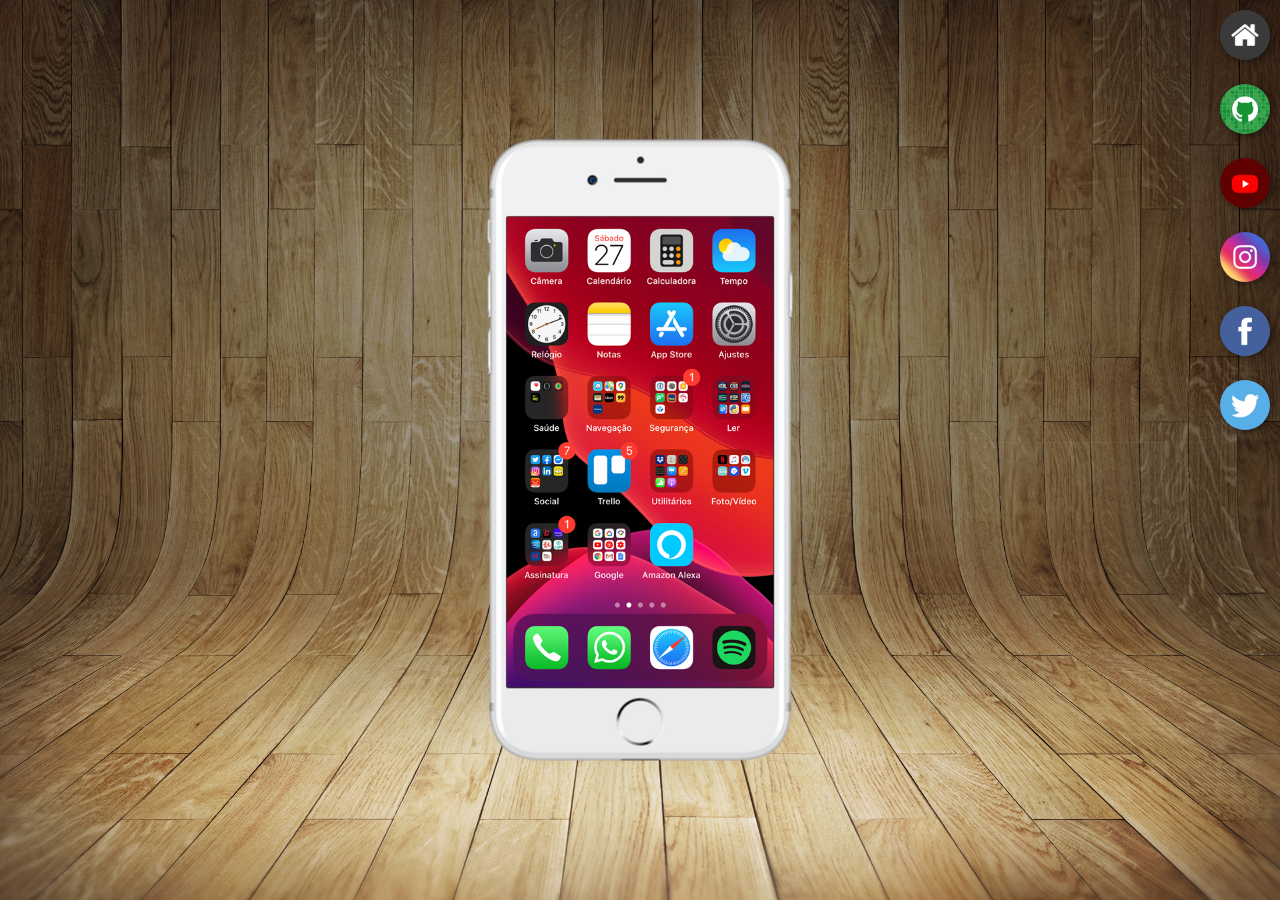
<file: index.html>
<!DOCTYPE html>
<html lang="pt-br">
<head>
    <meta charset="UTF-8">
    <meta name="viewport" content="width=device-width, initial-scale=1.0">
    <link rel="shortcut icon" href="favicon.ico" type="image/x-icon">
    <link rel="stylesheet" href="estilo/style.css">
    <title>Minhas redes sociais</title>
</head>
<body>
    <main>
        <section id="telefone">
            <iframe src="home.html" frameborder="0" id="tela" name="tela"></iframe>
        </section>
        <section id="sociais">
            <a href="home.html" target="tela"><img src="imagens/logo-home.jpg" alt="home"></a> <br>
            <a href="github.html" target="tela"><img src="imagens/logo-github.jpg" alt="github"></a> <br>
            <a href="youtube.html" target="tela"><img src="imagens/logo-youtube.jpg" alt="youtube"></a> <br>
            <a href="instagram.html" target="tela"><img src="imagens/logo-instagram.jpg" alt="instagram"></a> <br>
            <a href="facebook.html" target="tela"><img src="imagens/logo-facebook.jpg" alt="facebook"></a> <br>
            <a href="twitter.html" target="tela"><img src="imagens/logo-twitter.jpg" alt="twitter"></a>
        </section>
    </main>
</body>
</html>
</file>
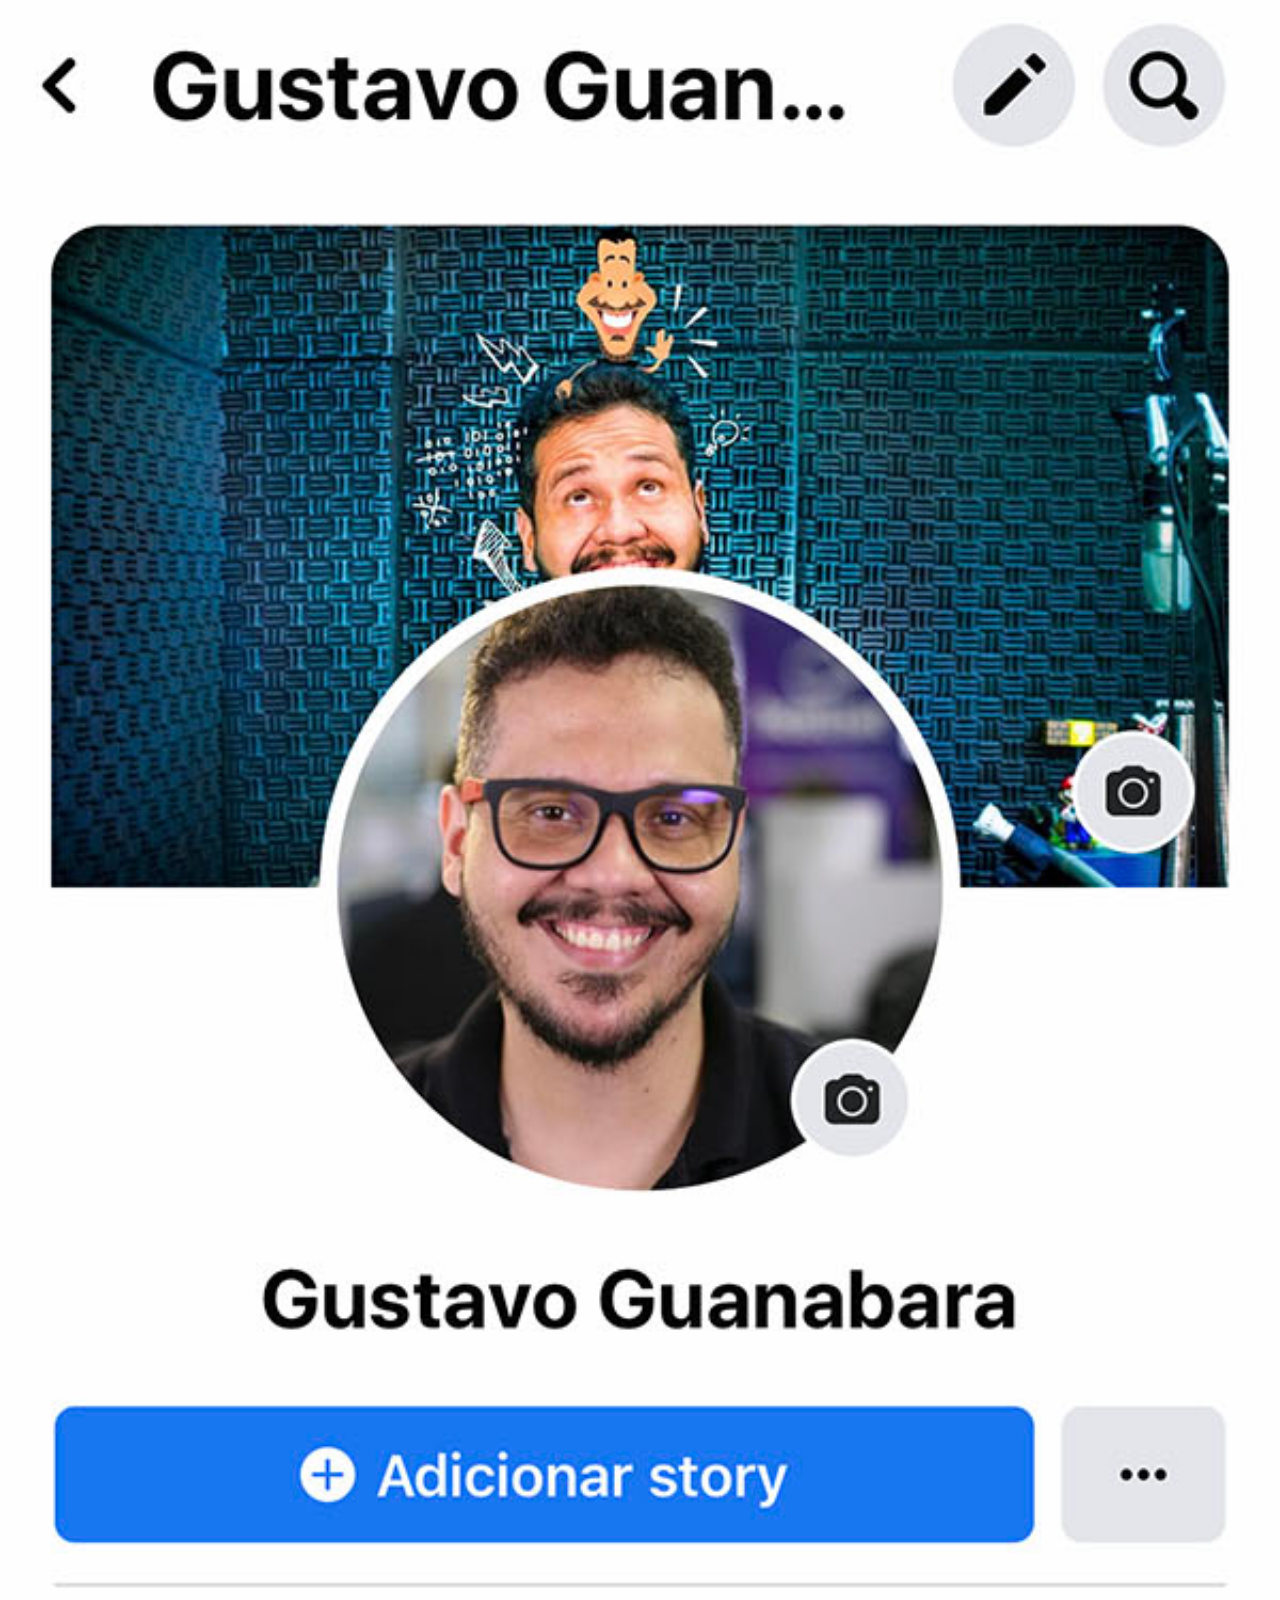
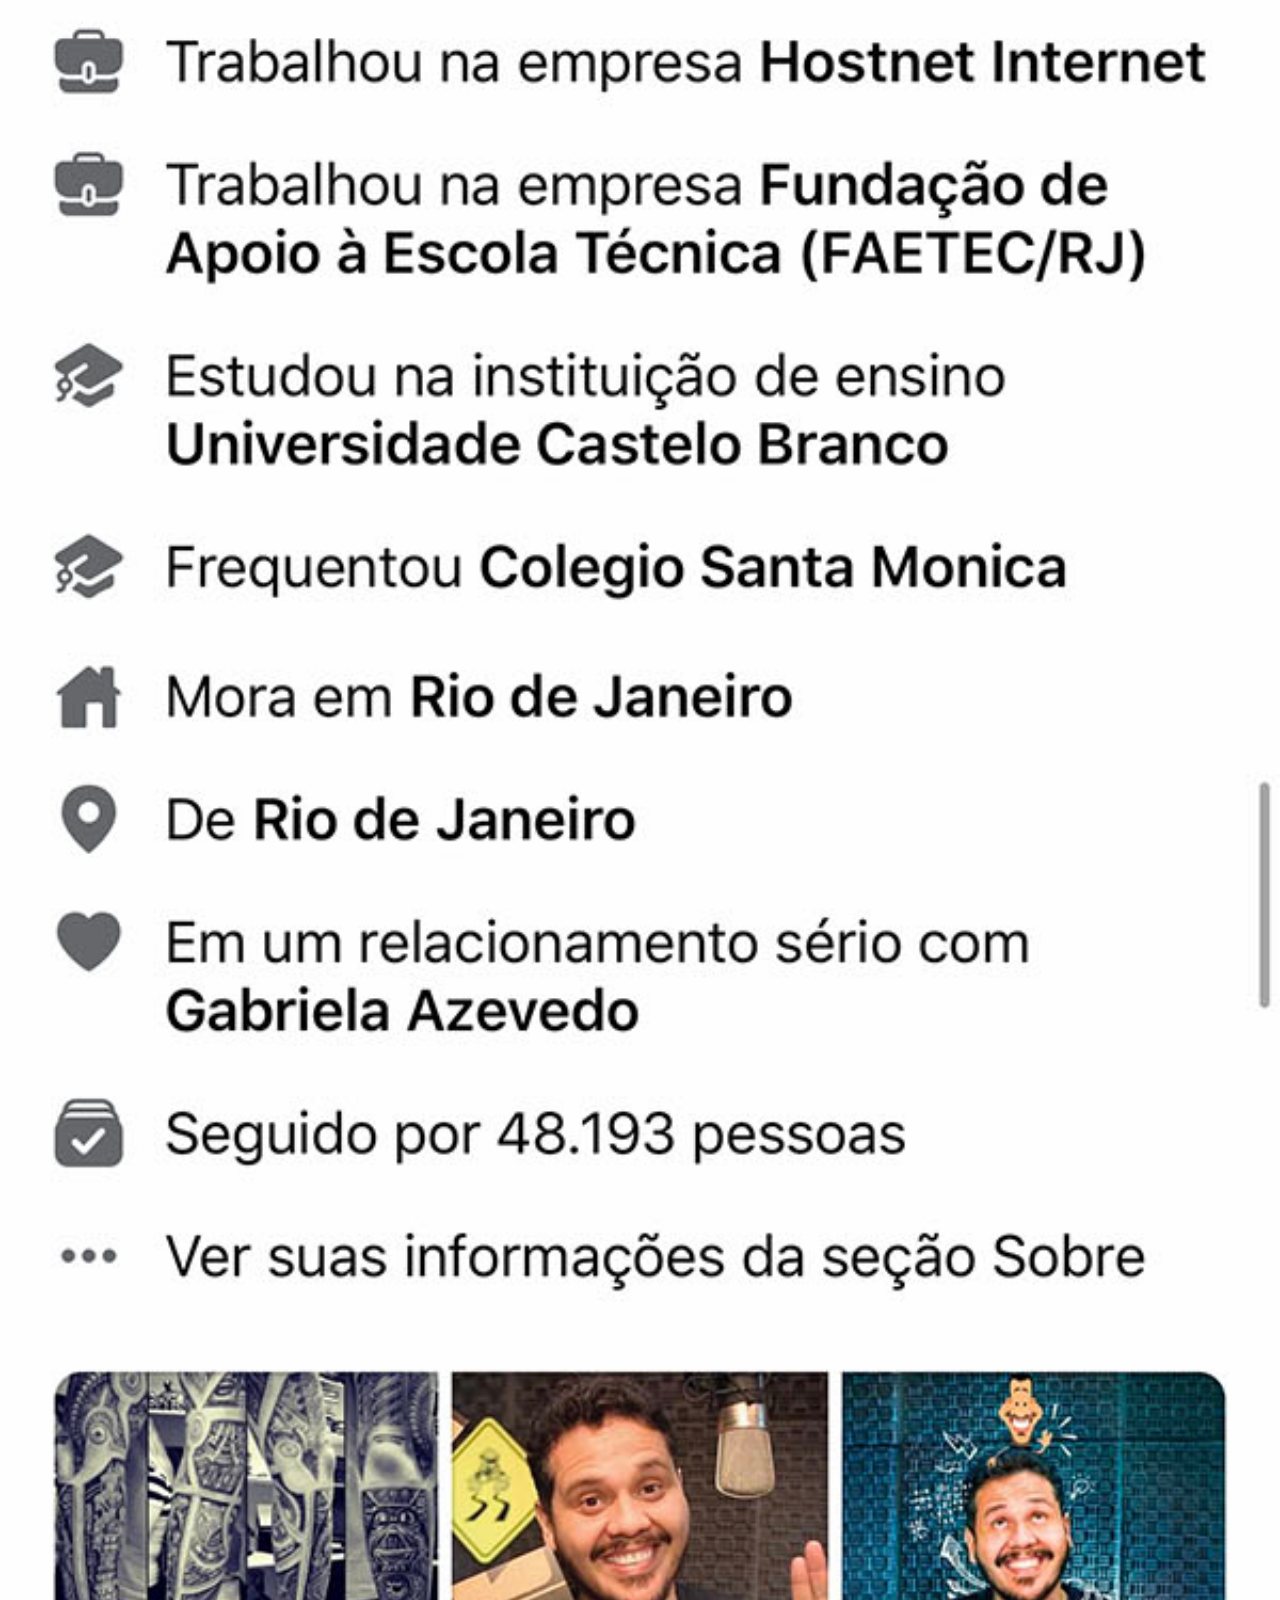
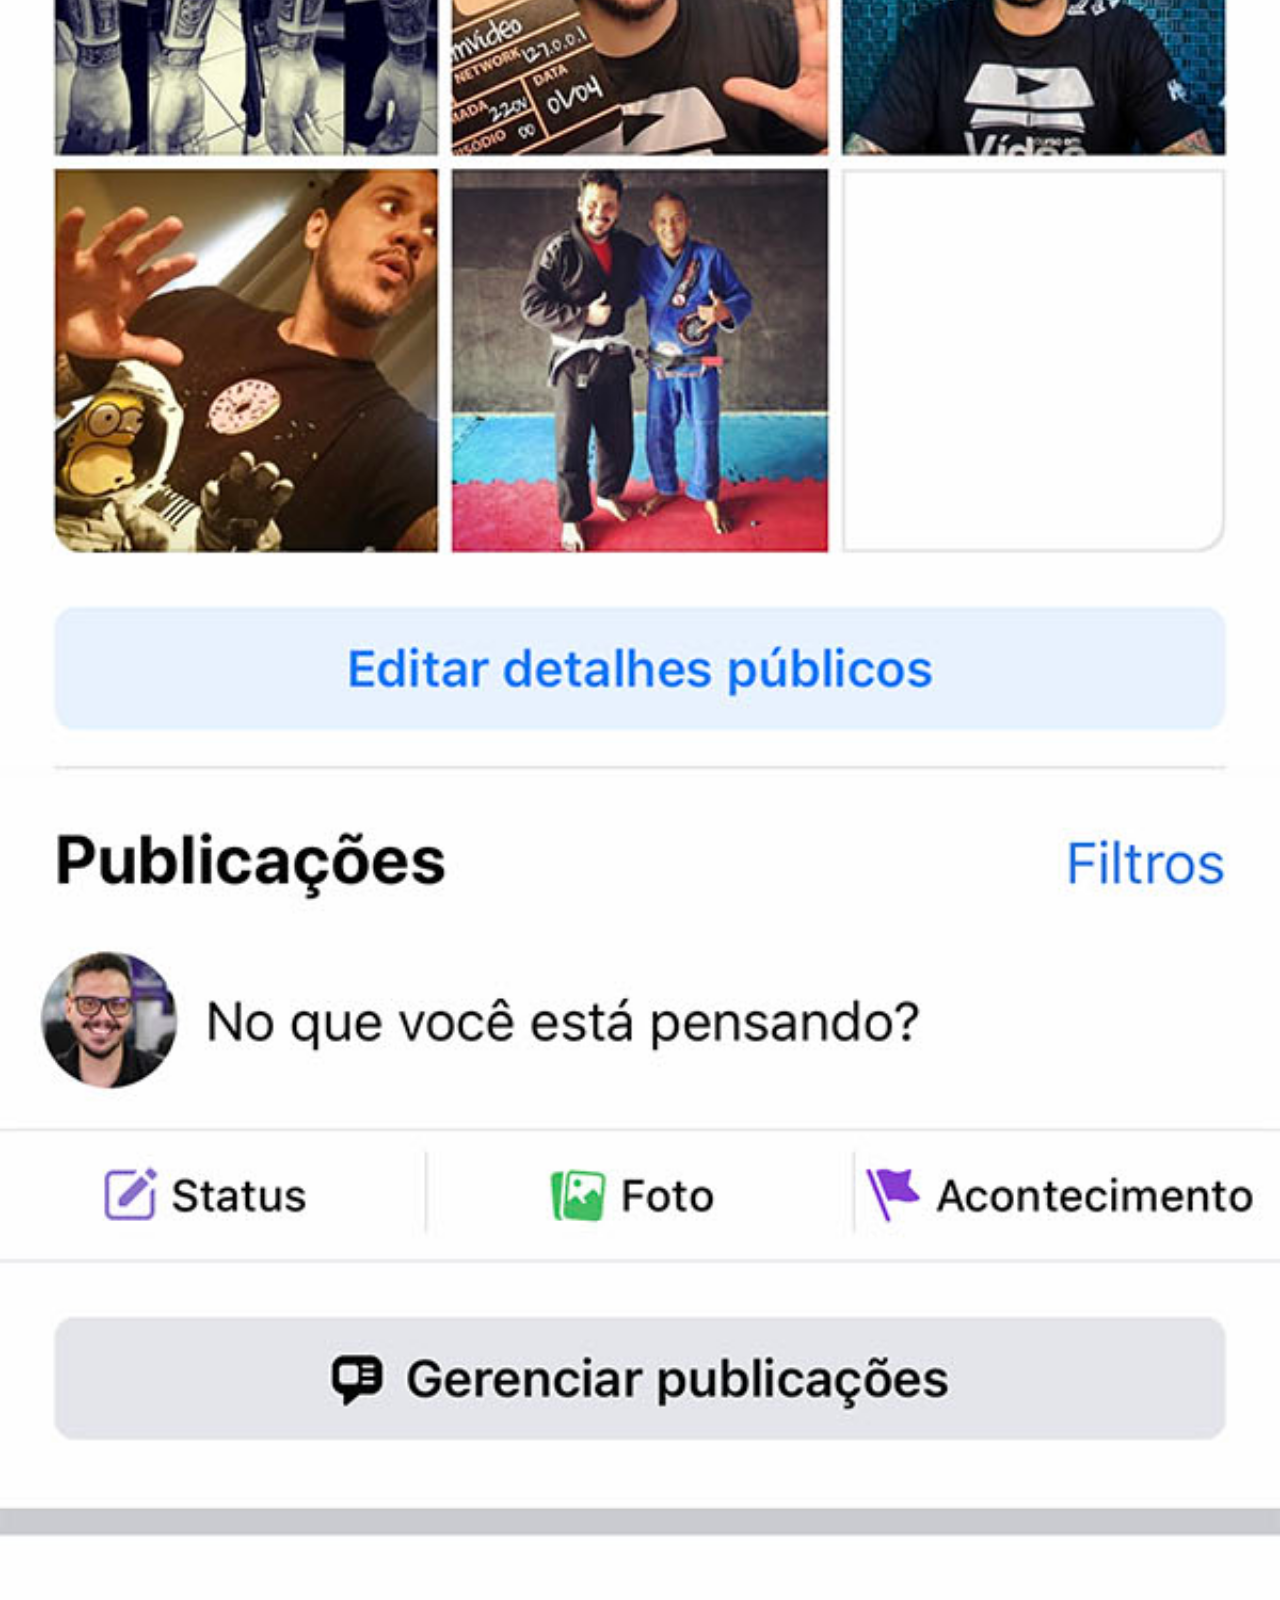
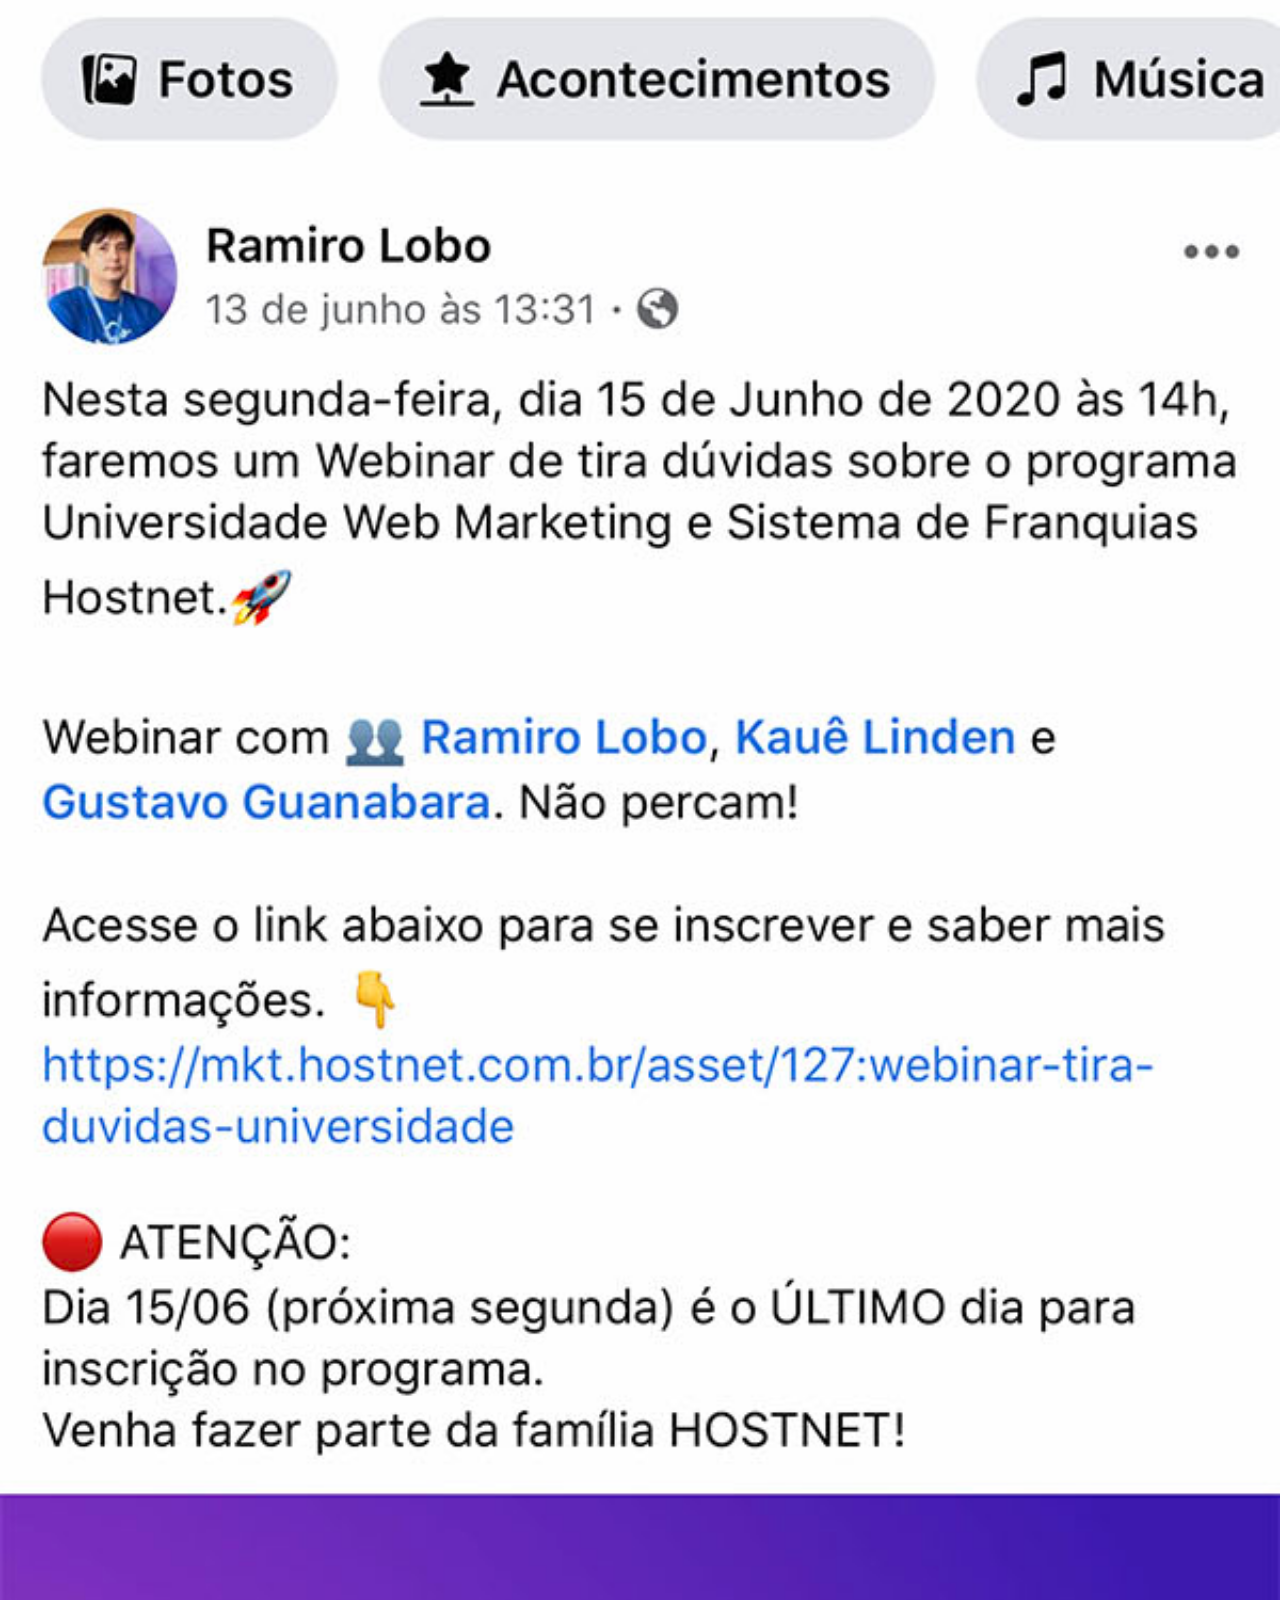
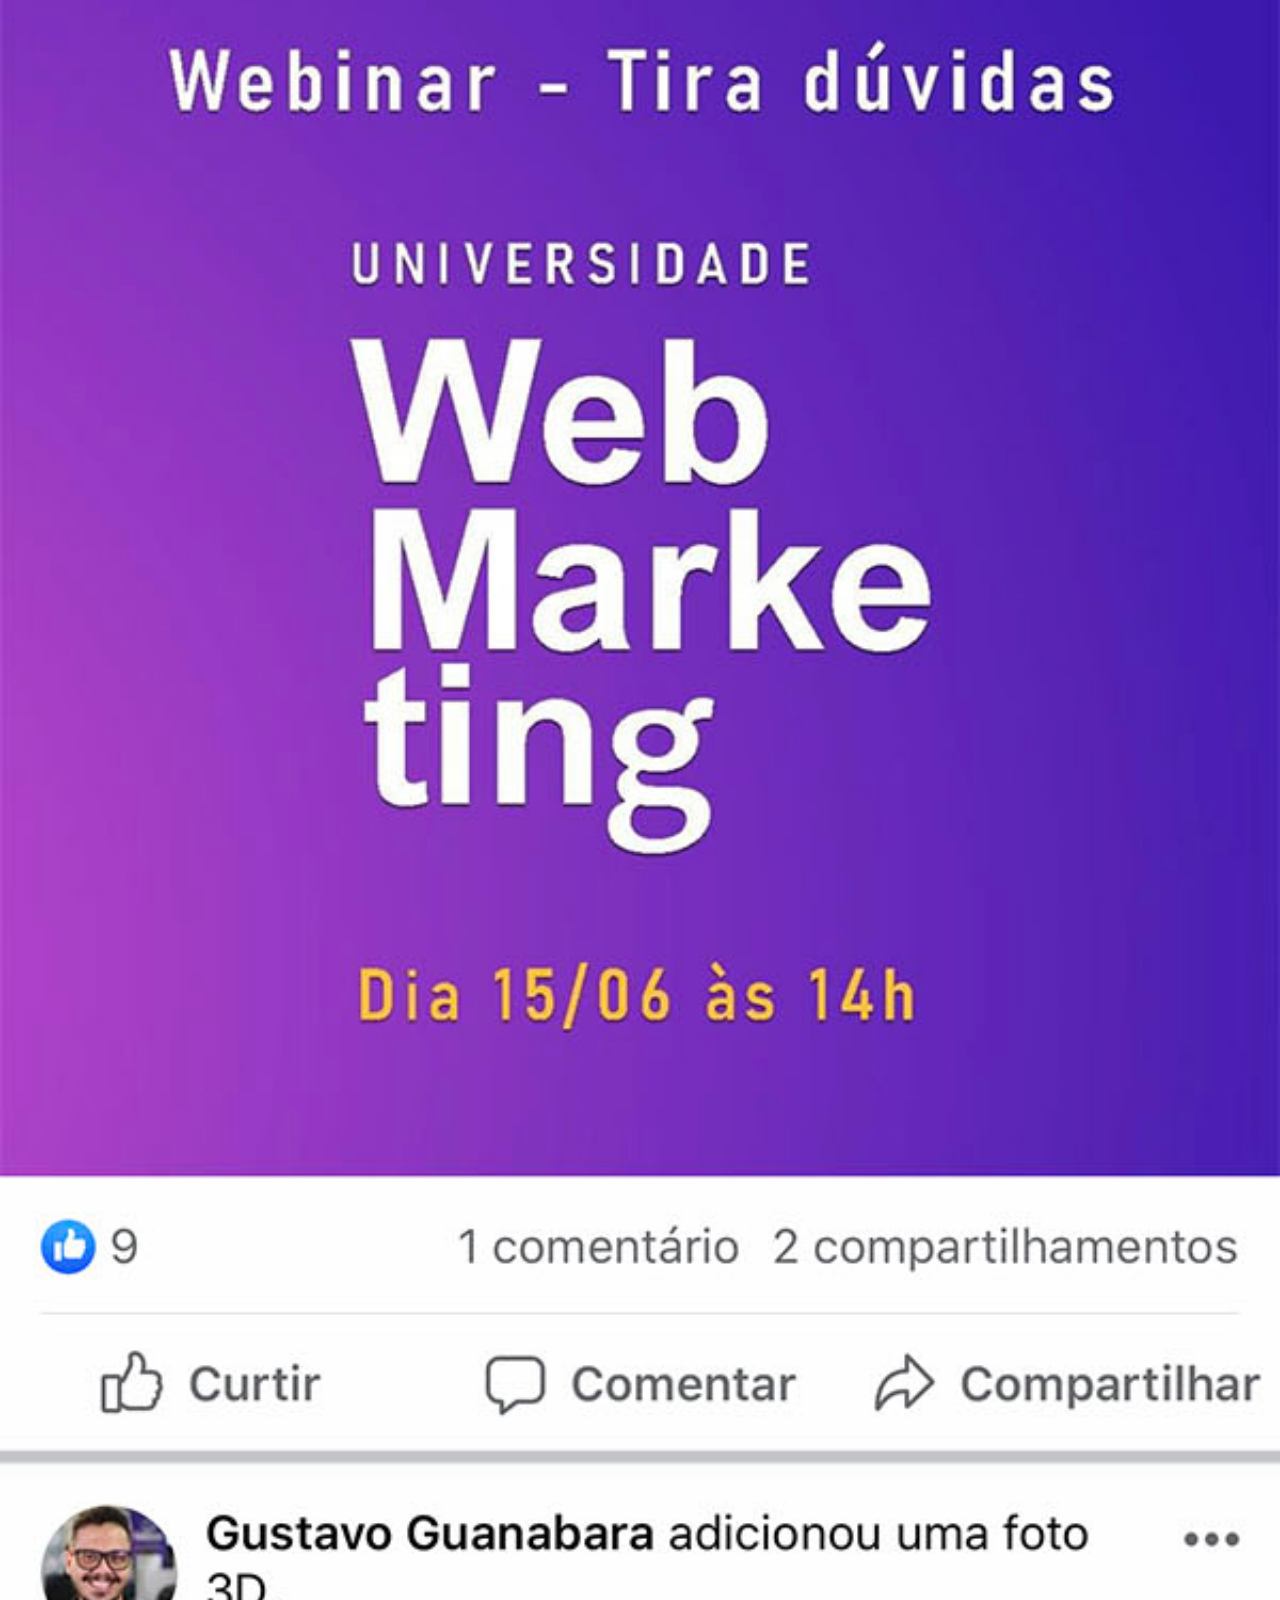
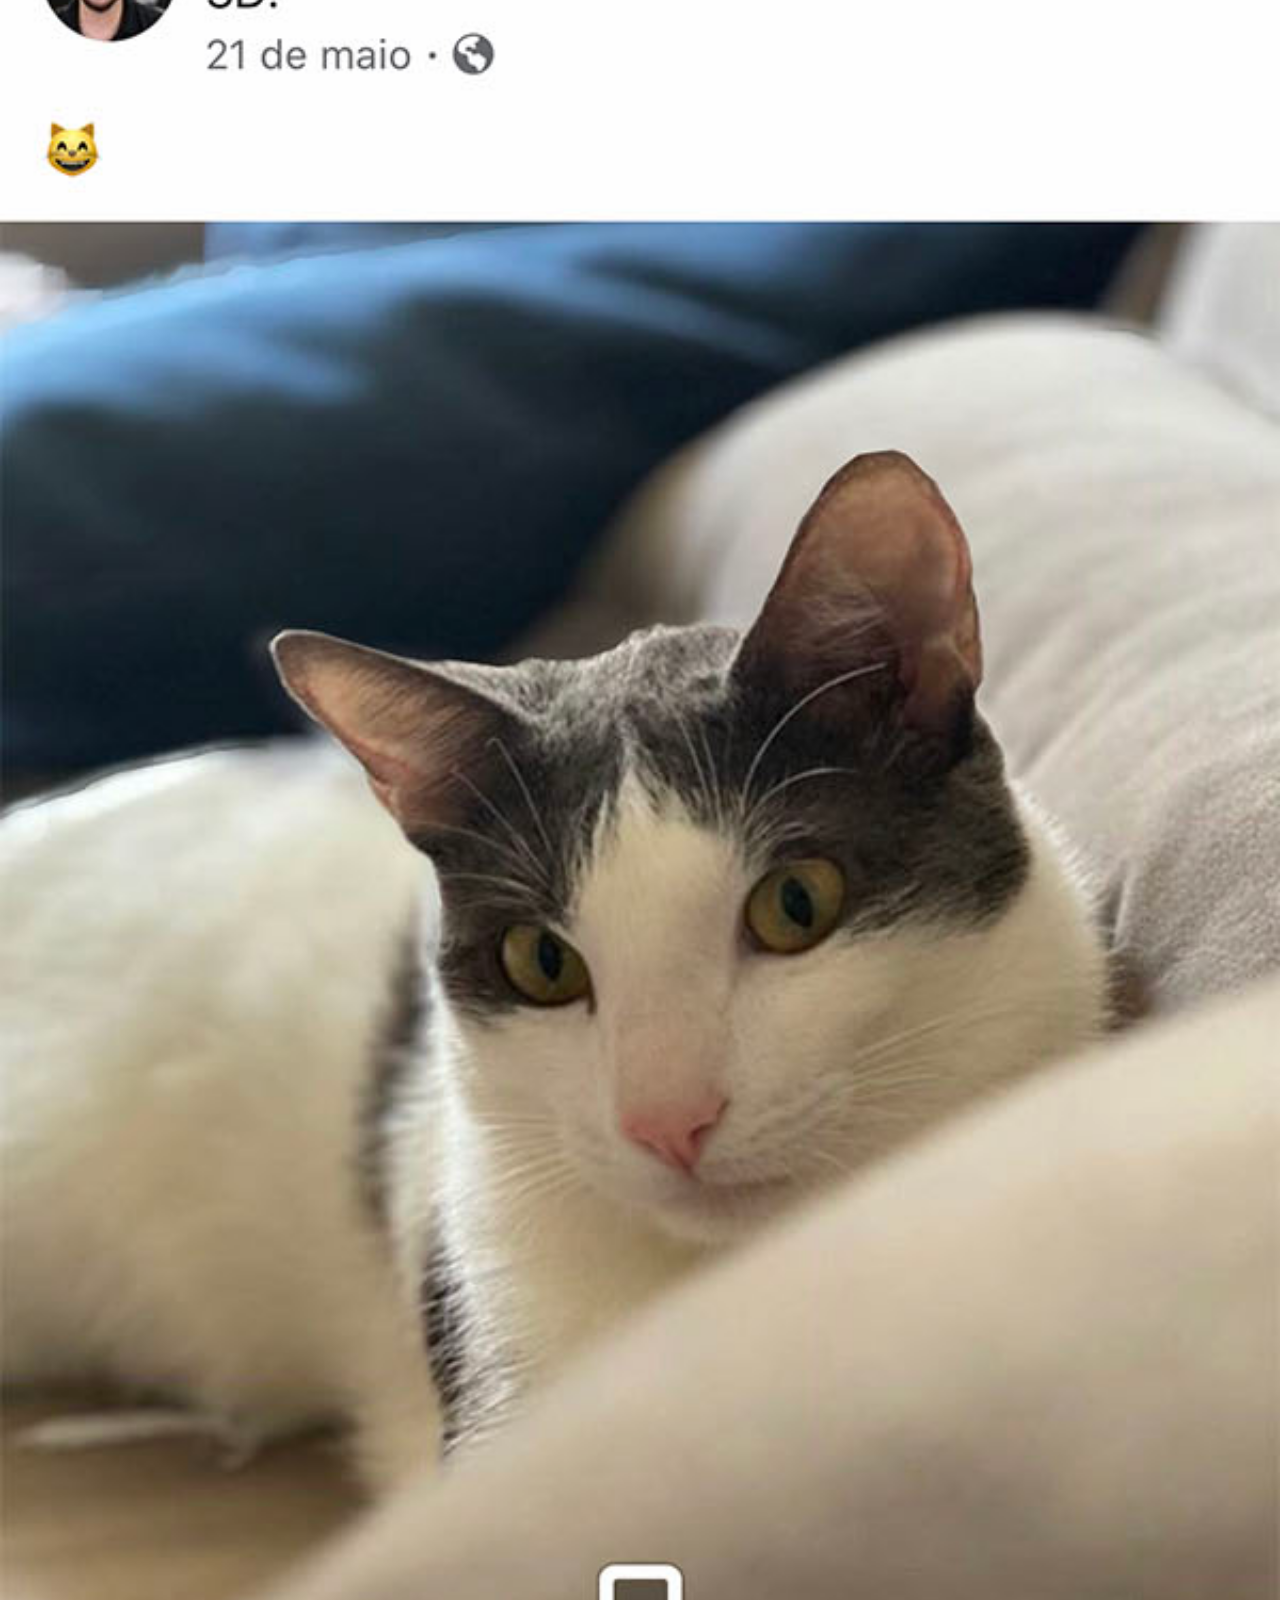
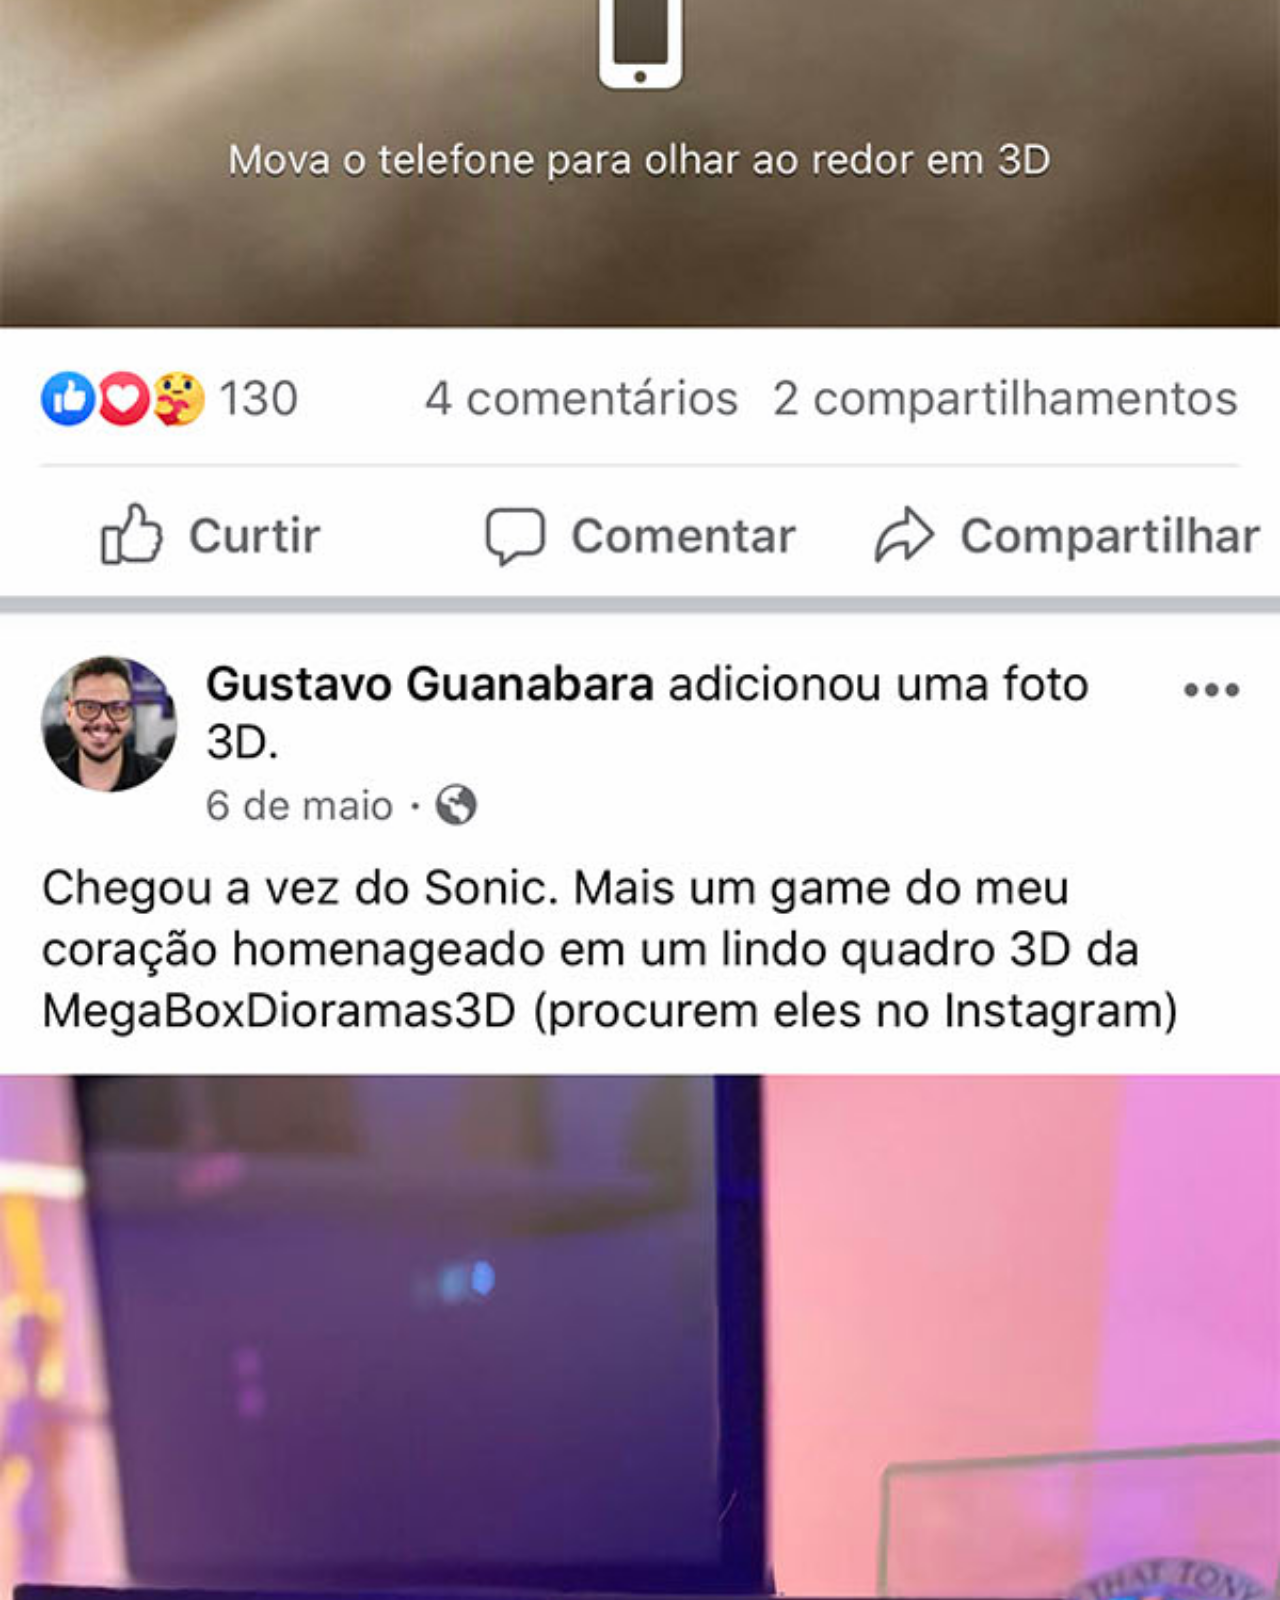
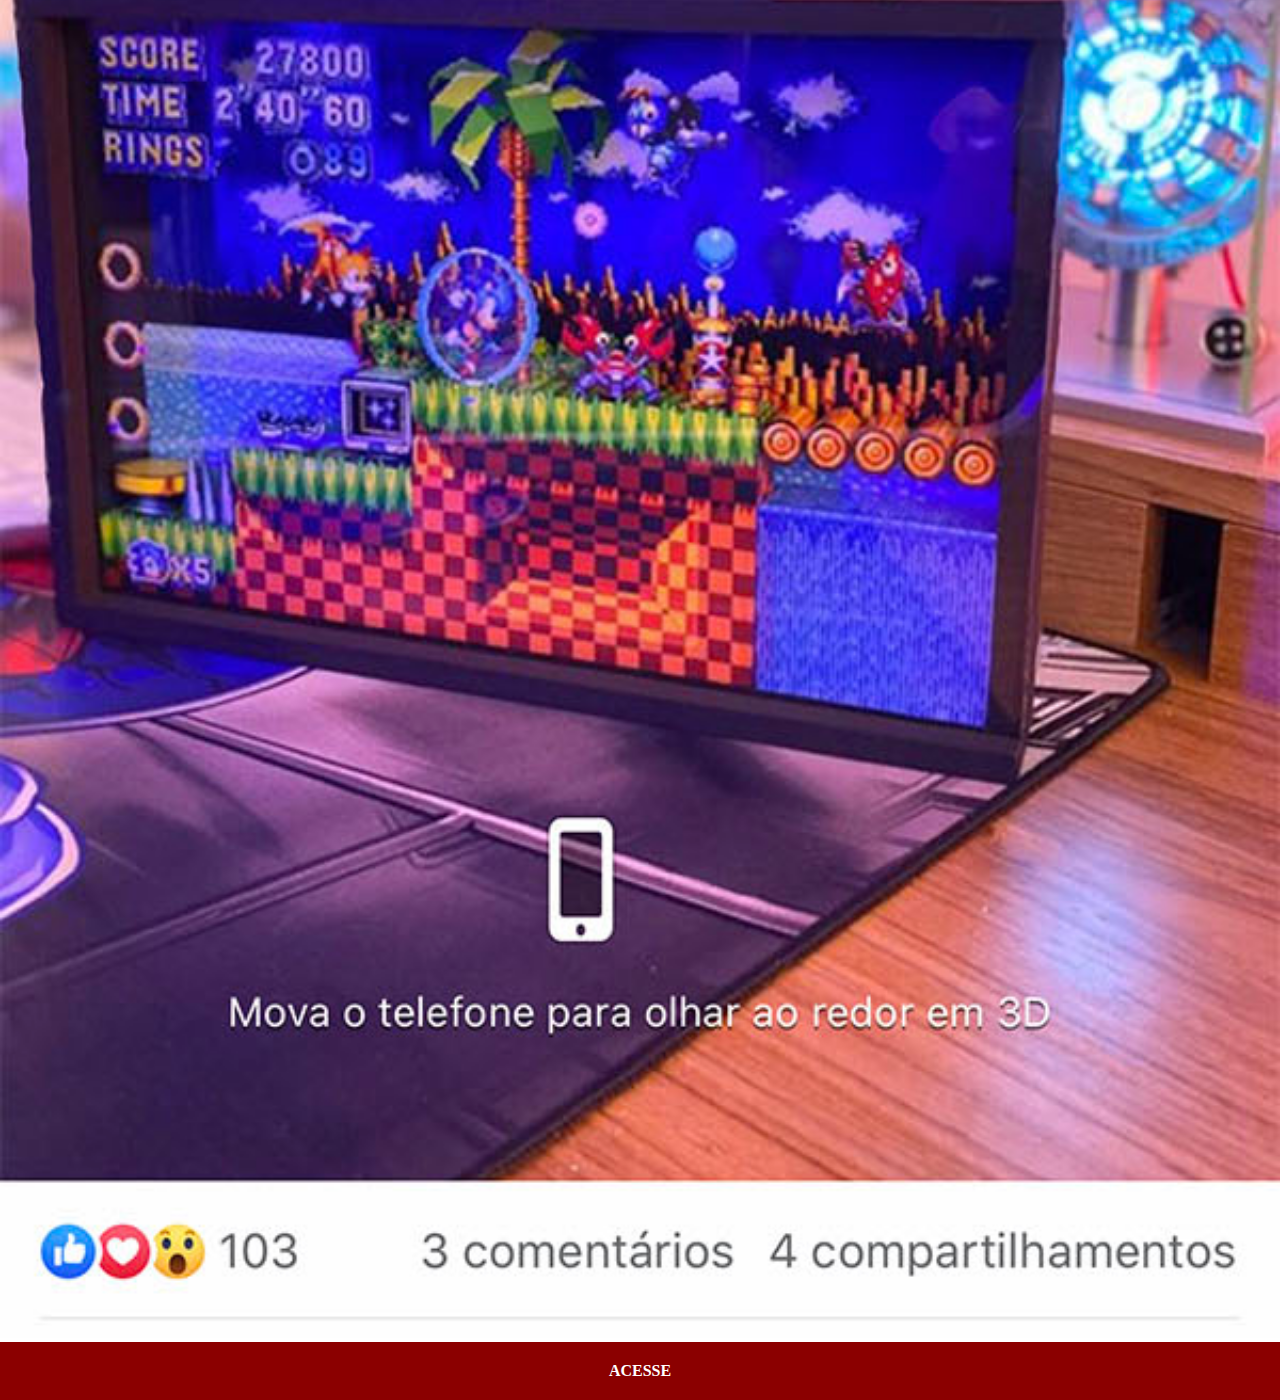
<file: facebook.html>
<!DOCTYPE html>
<html lang="pt-br">
<head>
    <meta charset="UTF-8">
    <meta name="viewport" content="width=device-width, initial-scale=1.0">
    <link rel="stylesheet" href="estilo/social.css">
    <title>Facebook</title>
</head>
<body>
    <img src="imagens/tela-facebook.jpg" alt="facebook"></img>
    <a href="#">ACESSE</a>
</body>
</html>
</file>
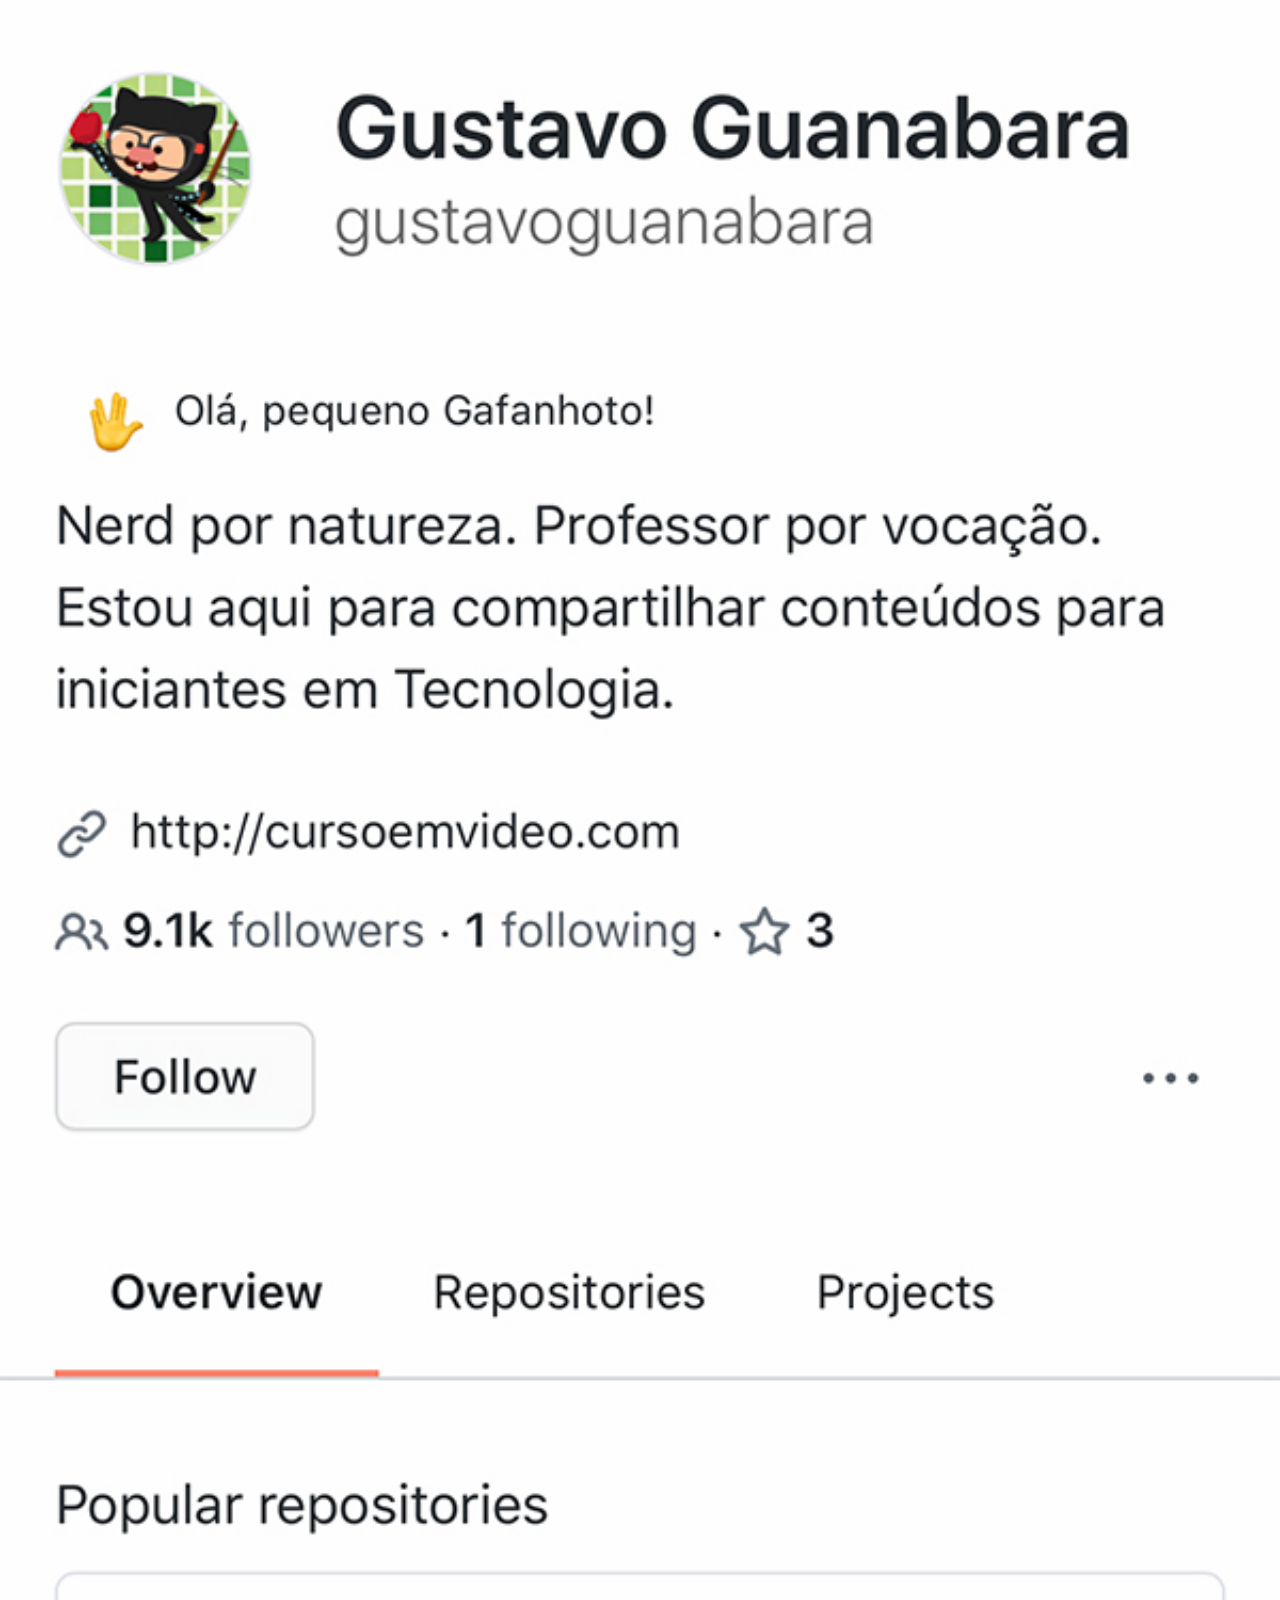
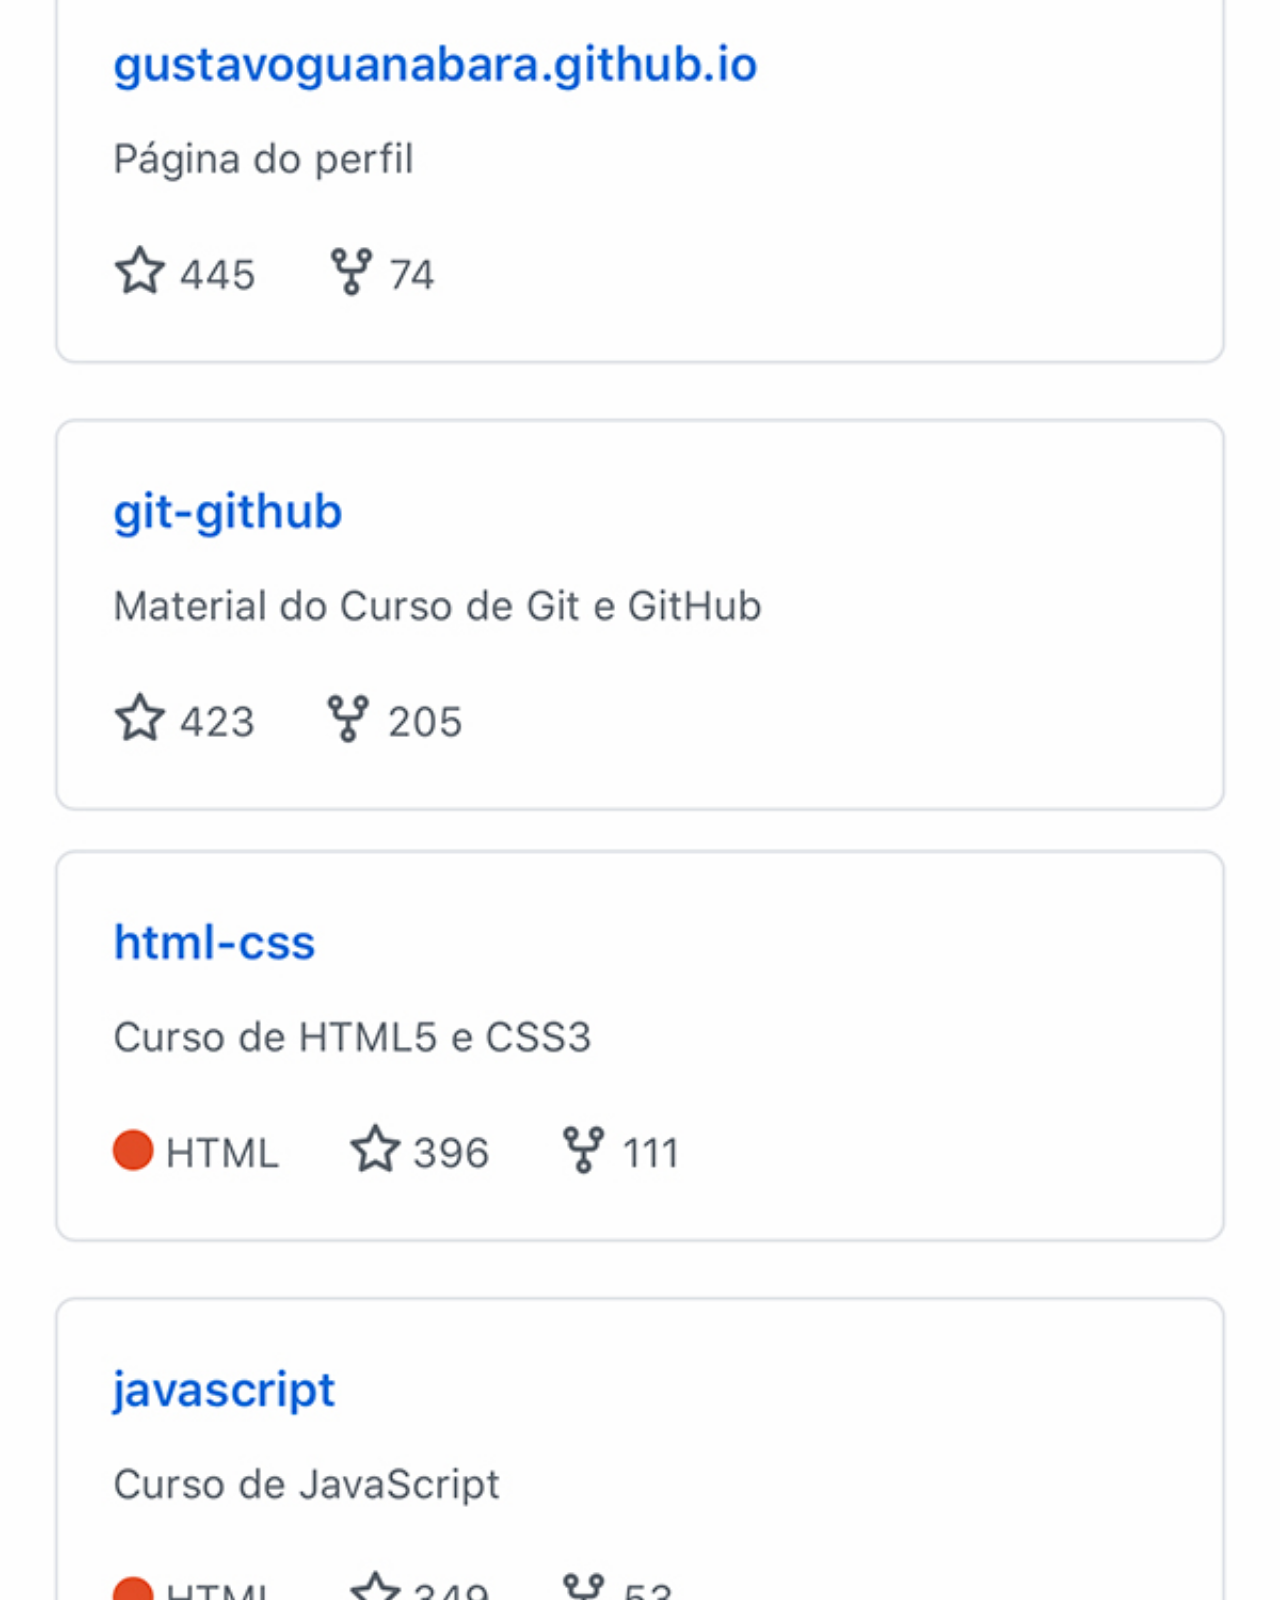
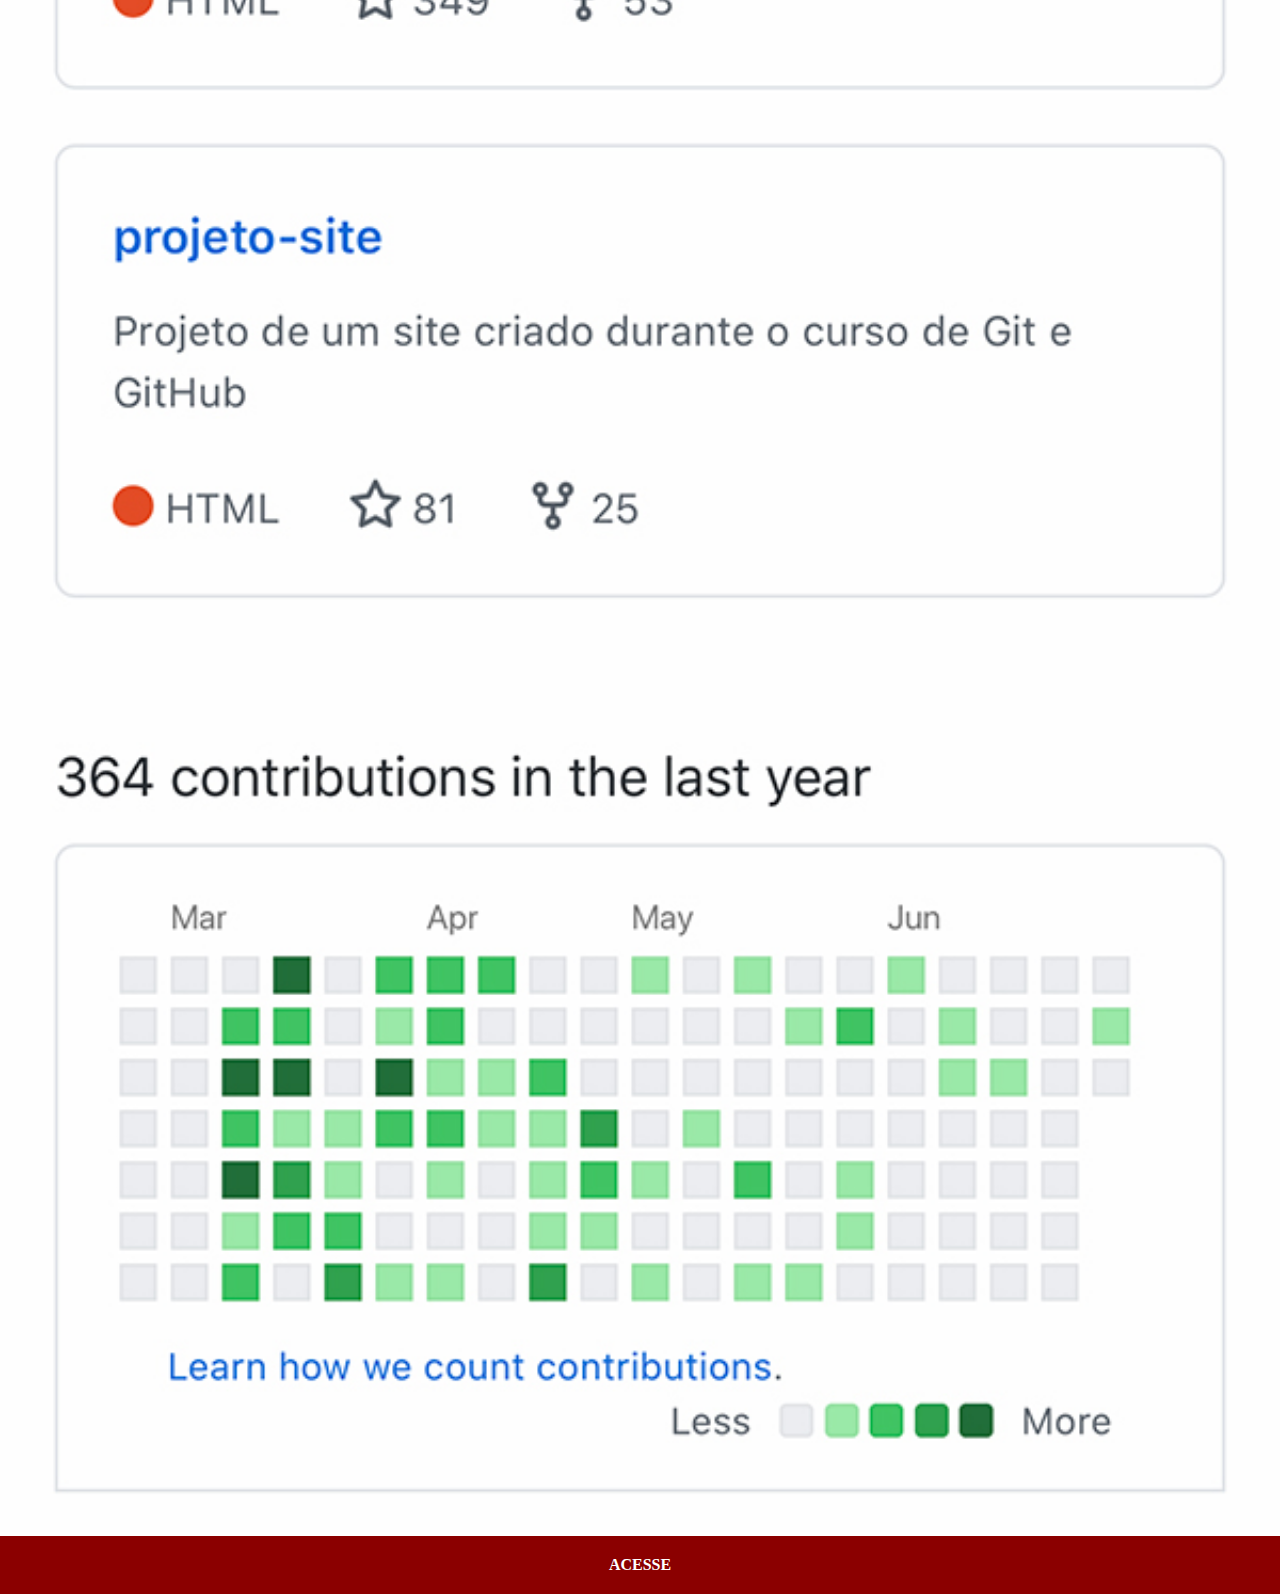
<file: github.html>
<!DOCTYPE html>
<html lang="pt-br">
<head>
    <meta charset="UTF-8">
    <meta name="viewport" content="width=device-width, initial-scale=1.0">
    <link rel="stylesheet" href="estilo/social.css">
    <title>Github</title>
</head>
<body>
    <img src="imagens/tela-github.jpg" alt="github">
    <a href="#">ACESSE</a>
</body>
</html>
</file>
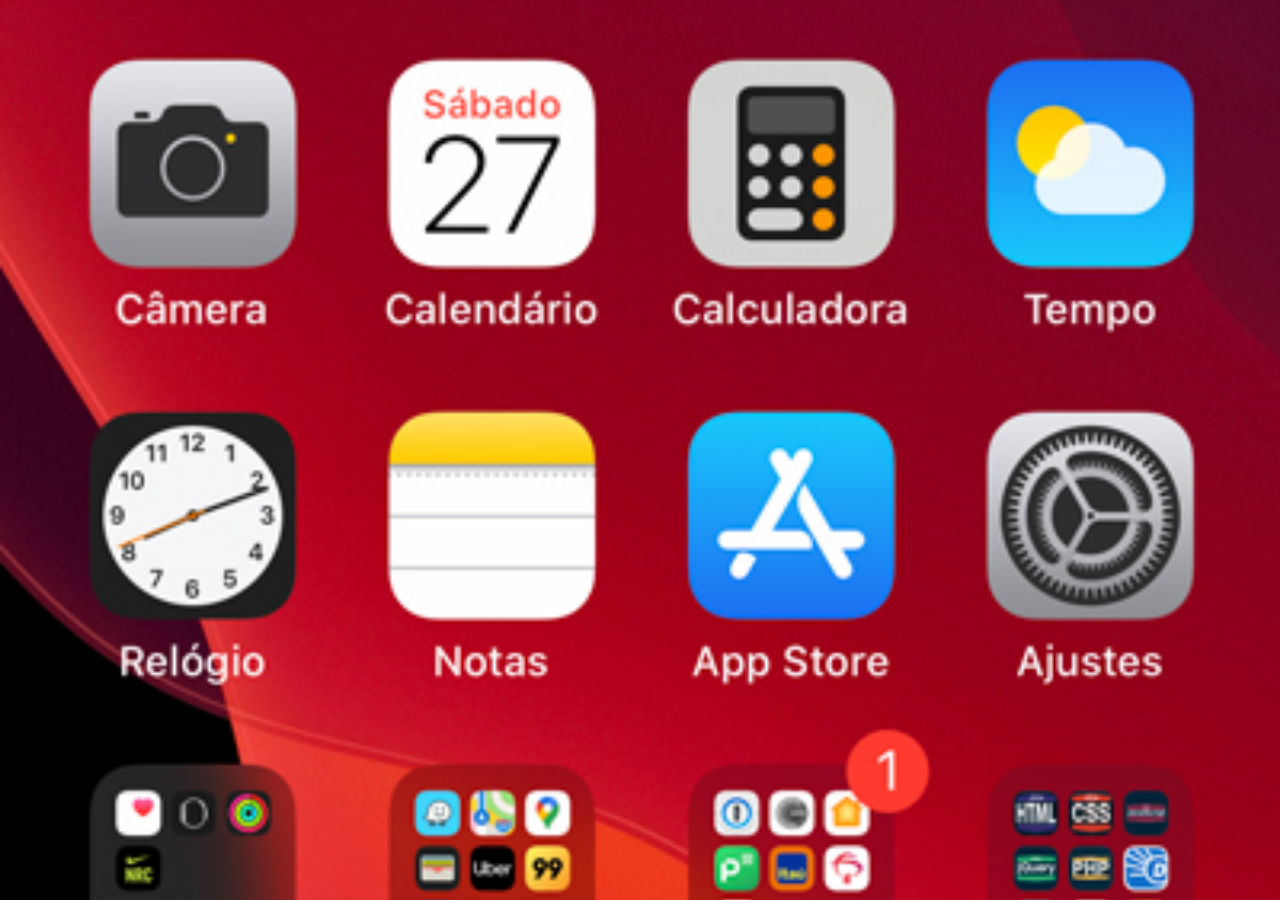
<file: home.html>
<!DOCTYPE html>
<html lang="pt-br">
<head>
    <meta charset="UTF-8">
    <meta name="viewport" content="width=device-width, initial-scale=1.0">
    <title>Home</title>
    <style>
        *{
            margin:0;
            padding:0;
        }
        body{
            height: 100vh;
            width: 100vw;
            background: black url("imagens/tela-home.jpg") no-repeat top center ;
            background-size: cover;
        }
    </style>
</head>
<body>
    
</body>
</html>
</file>
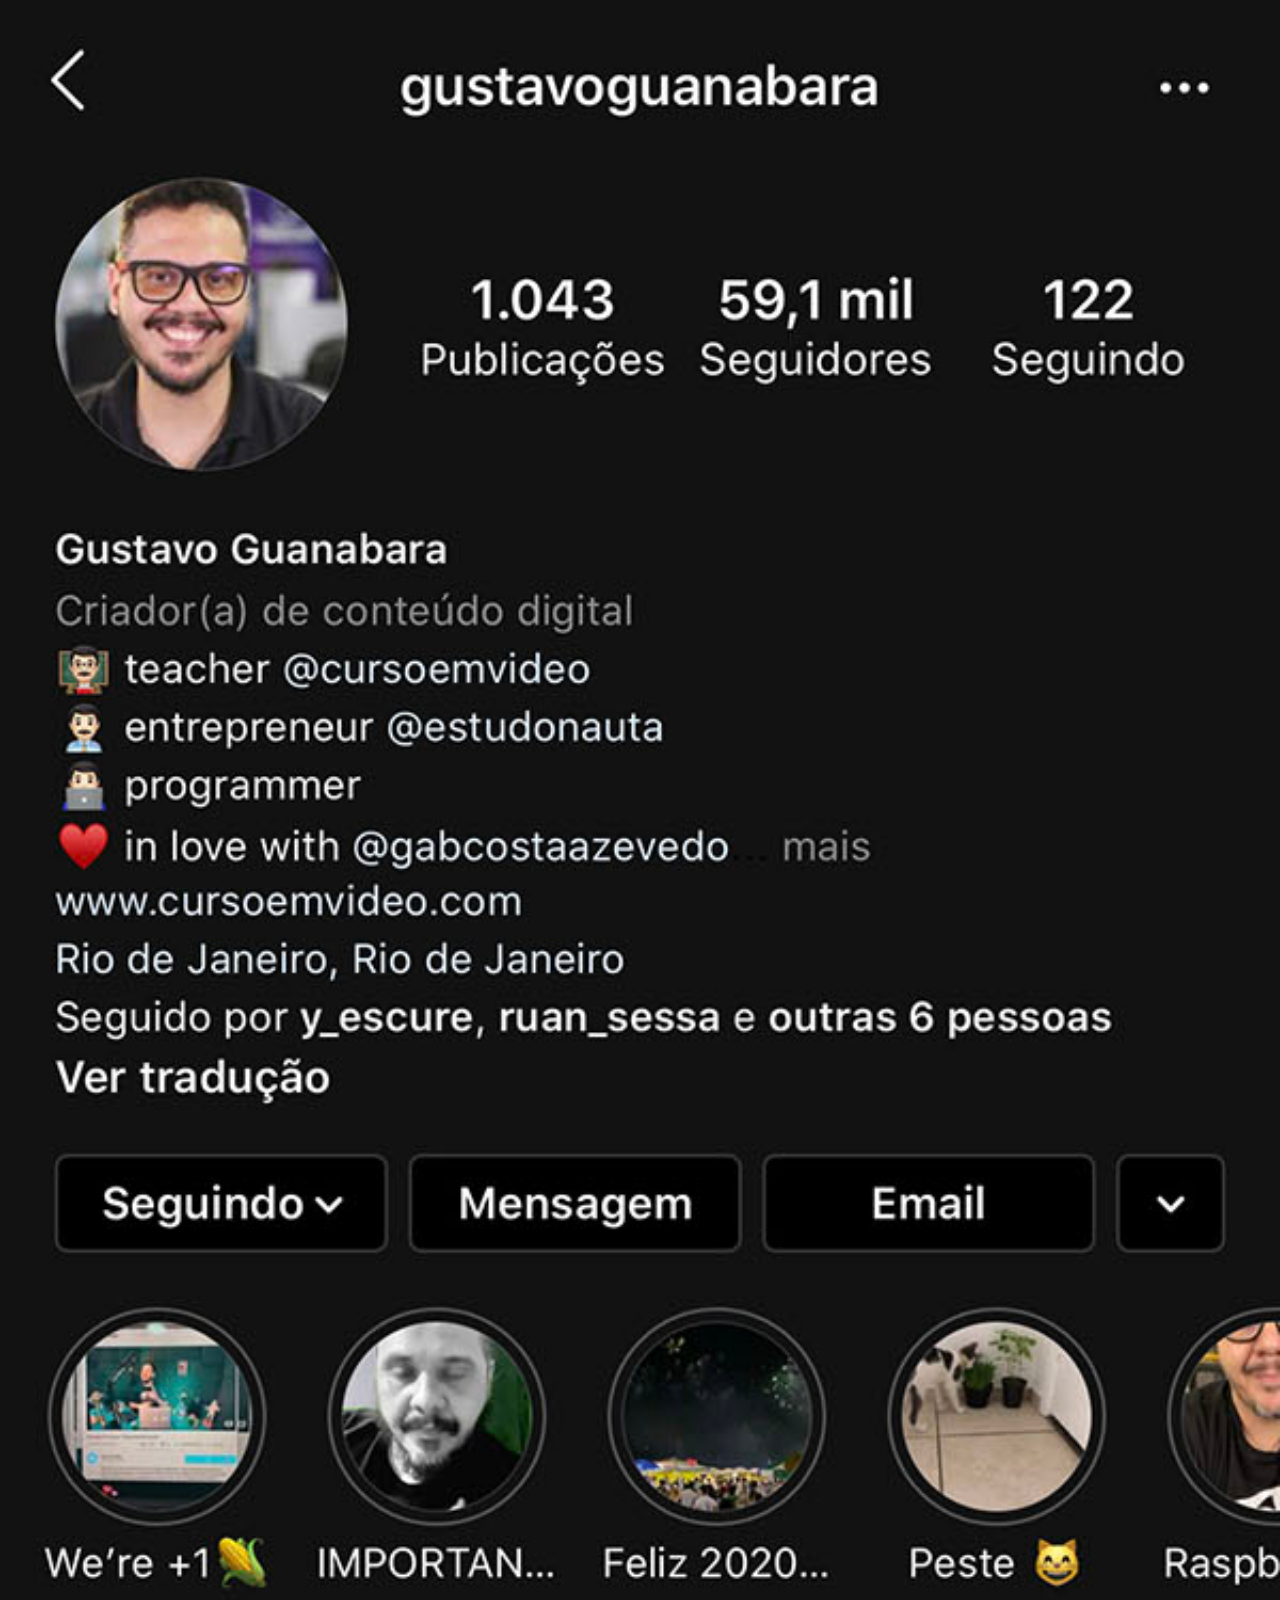
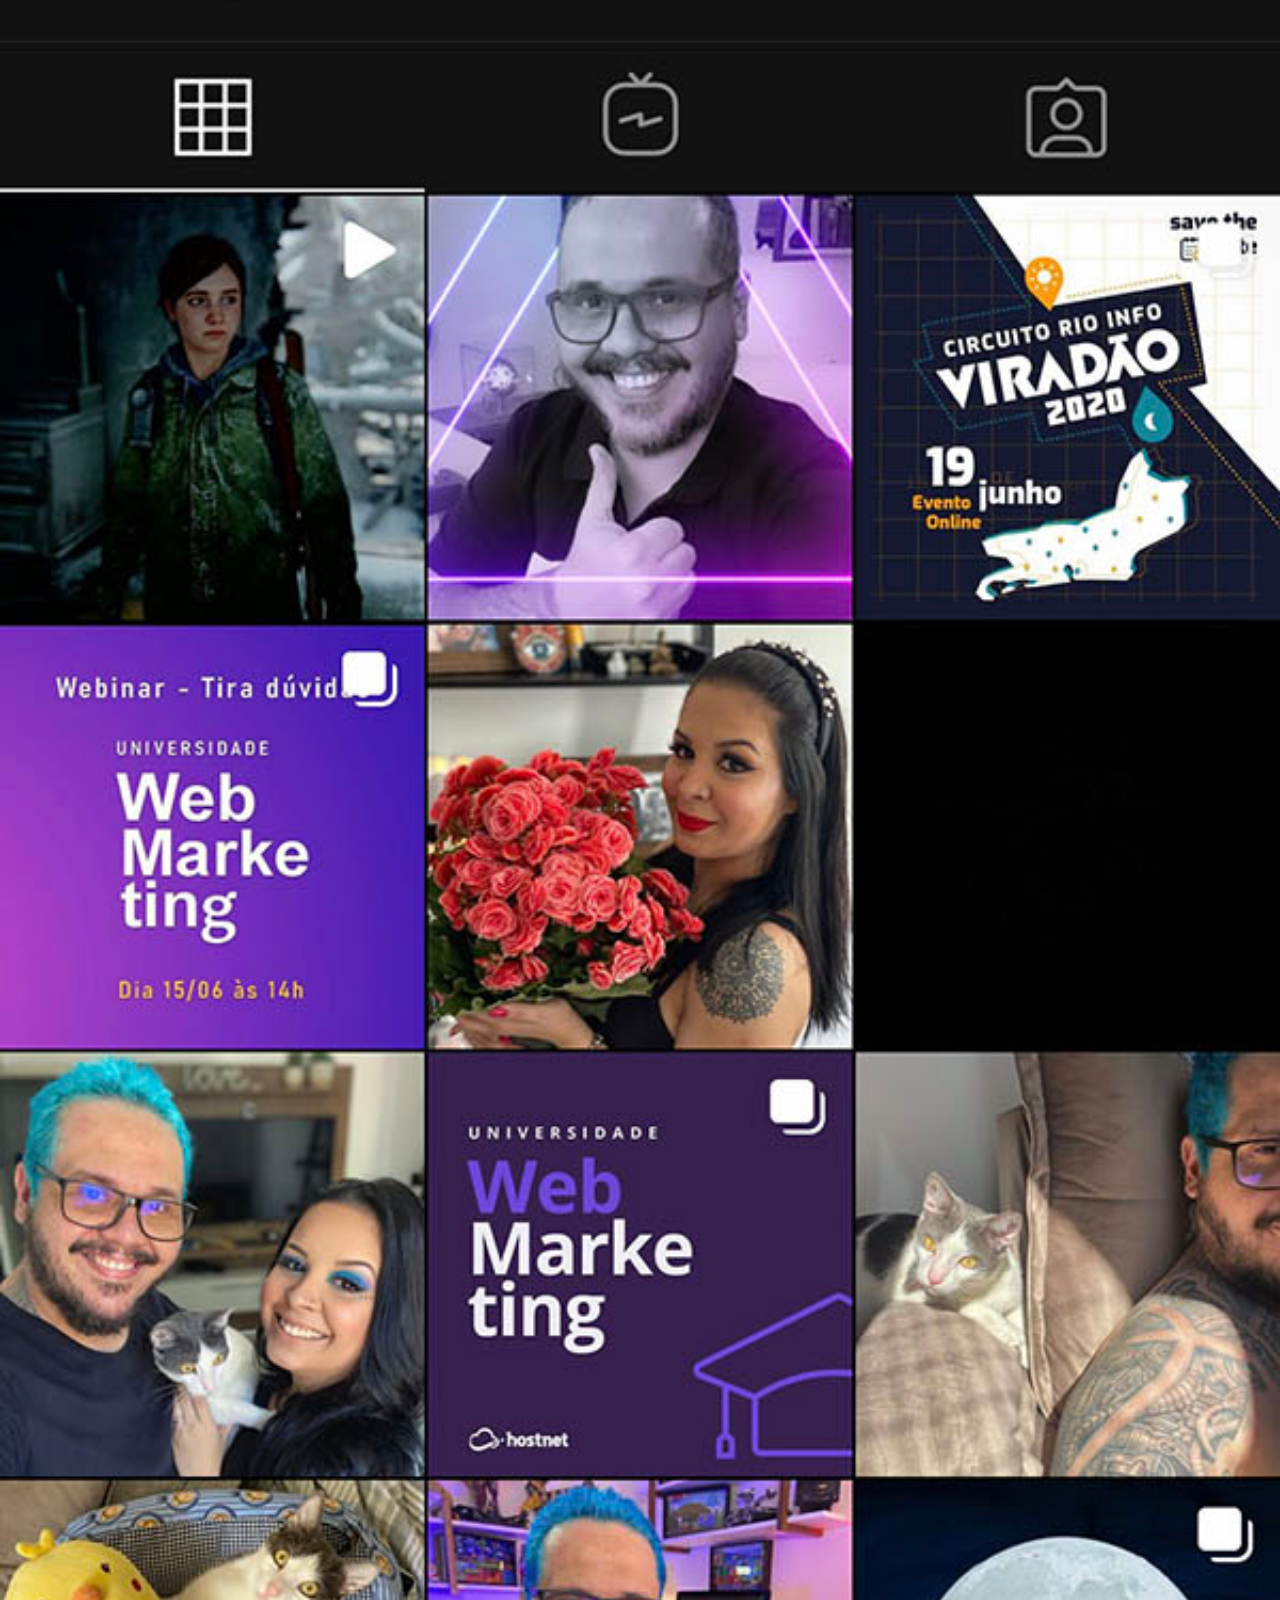
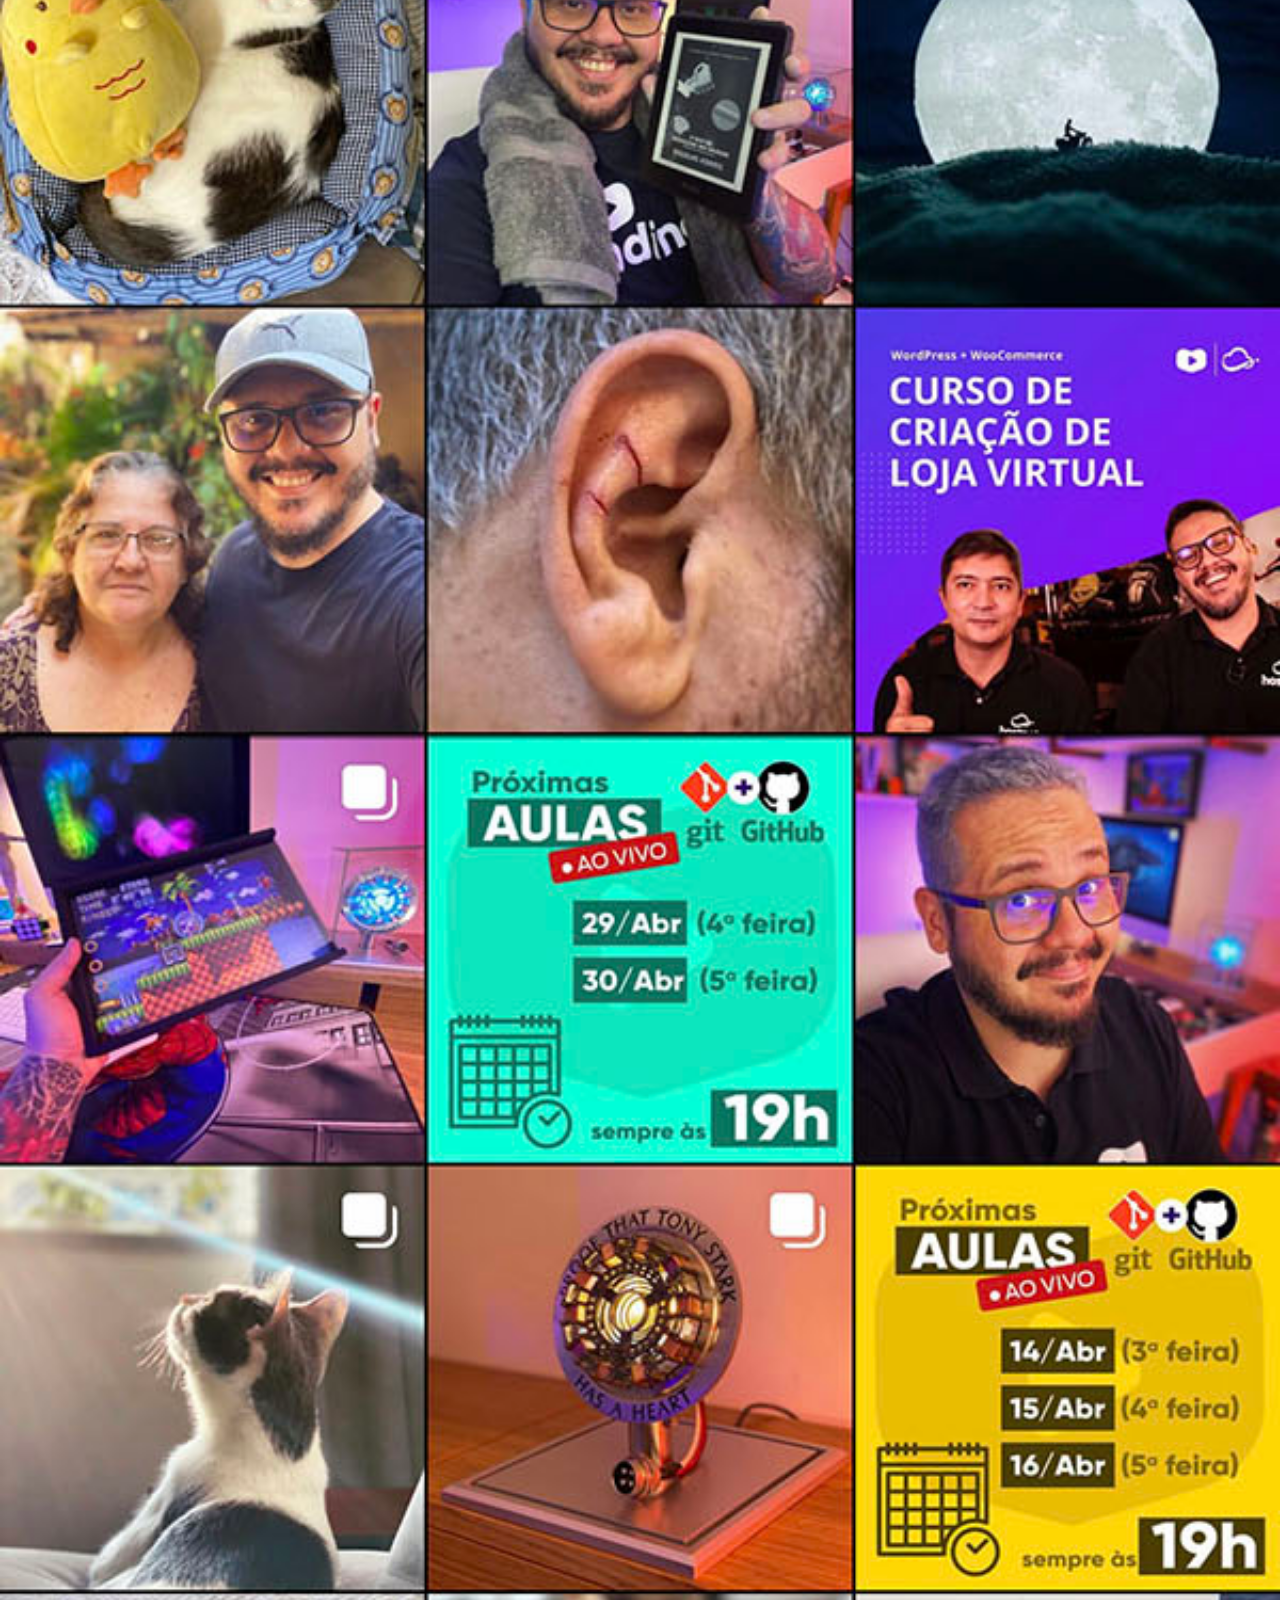
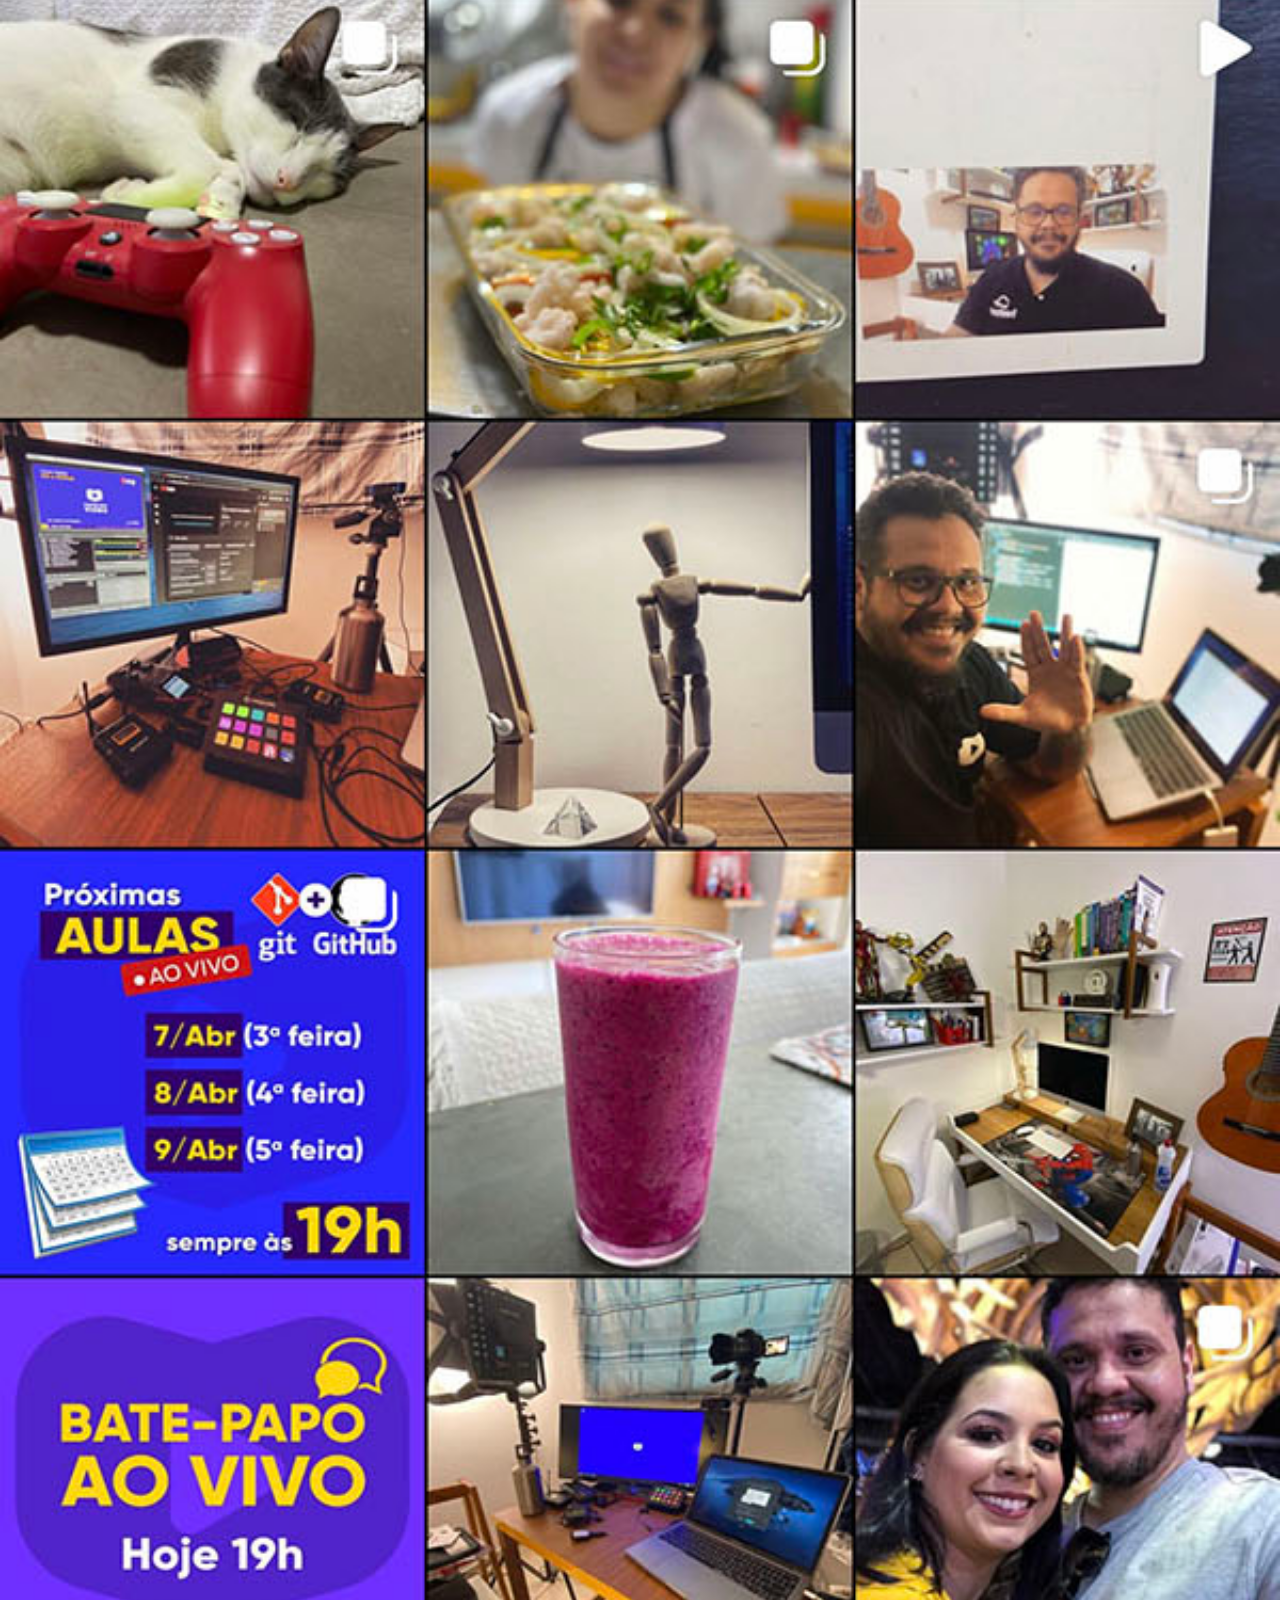
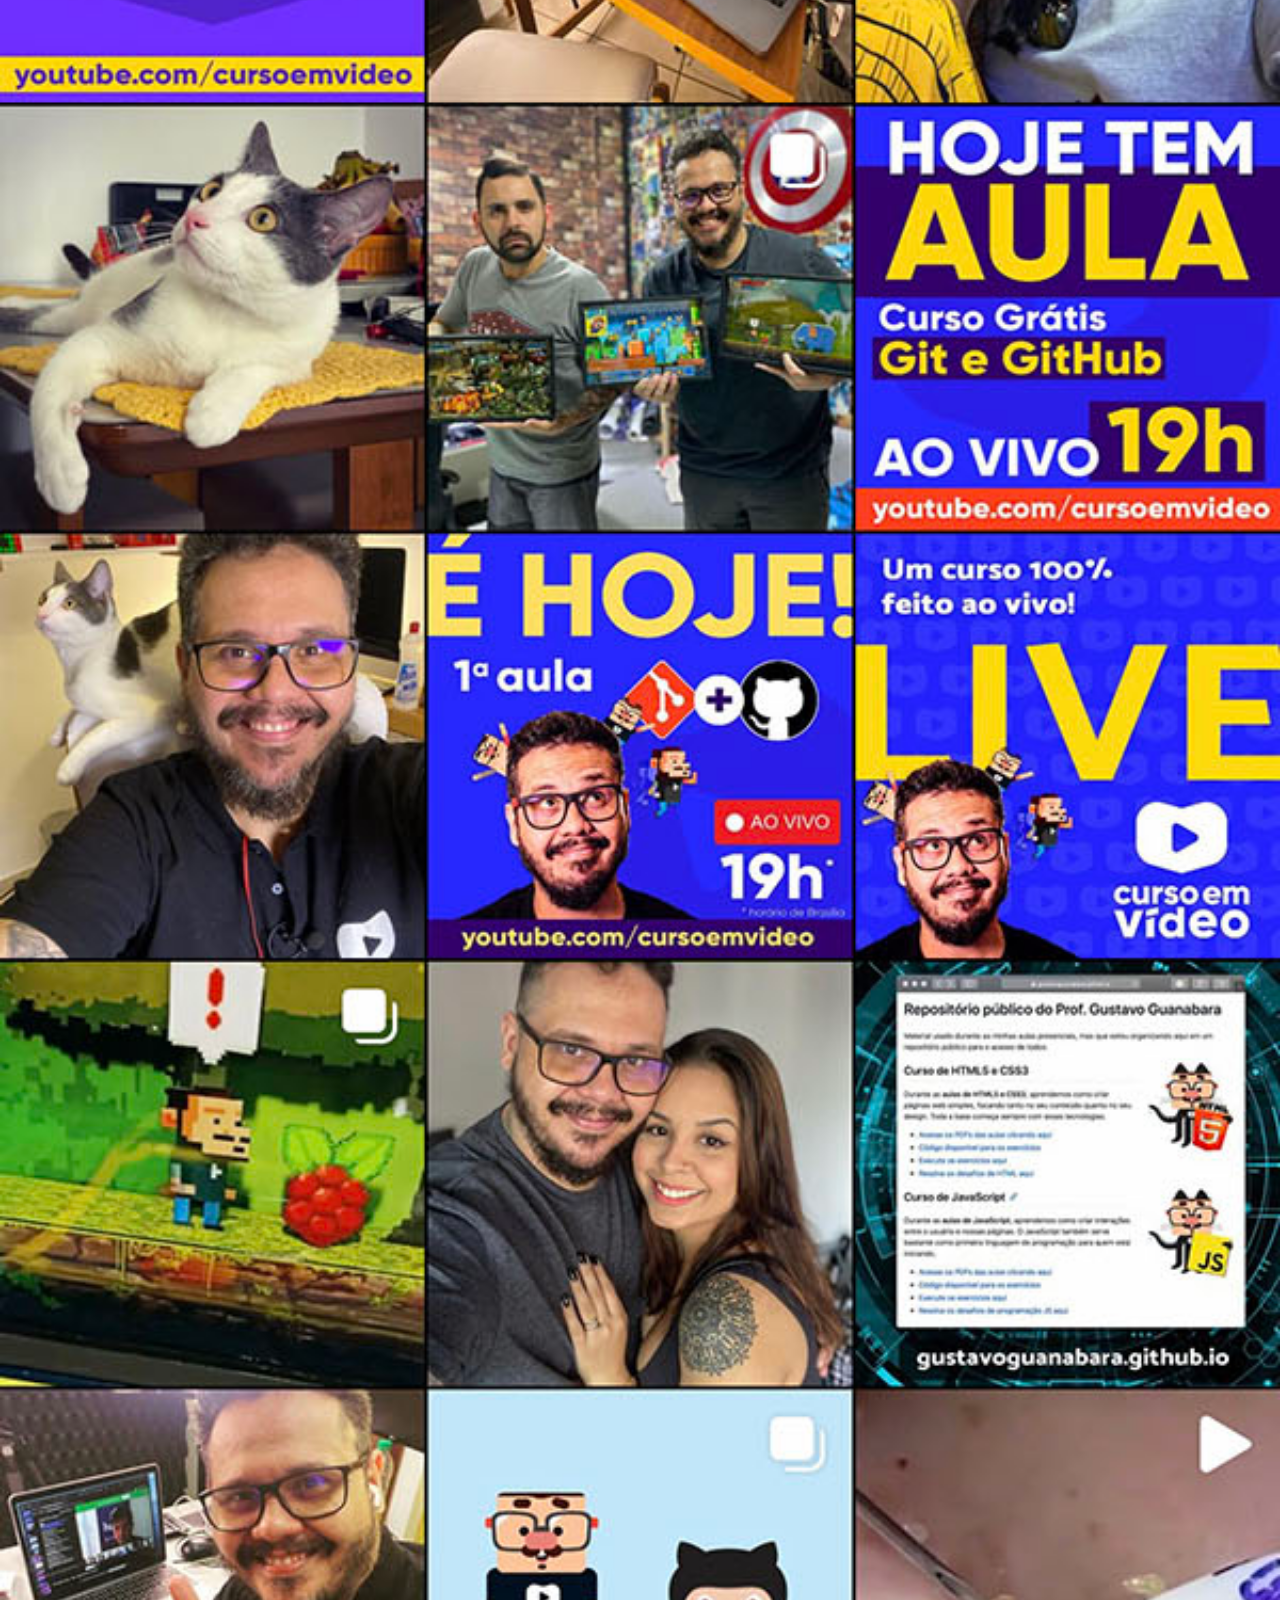
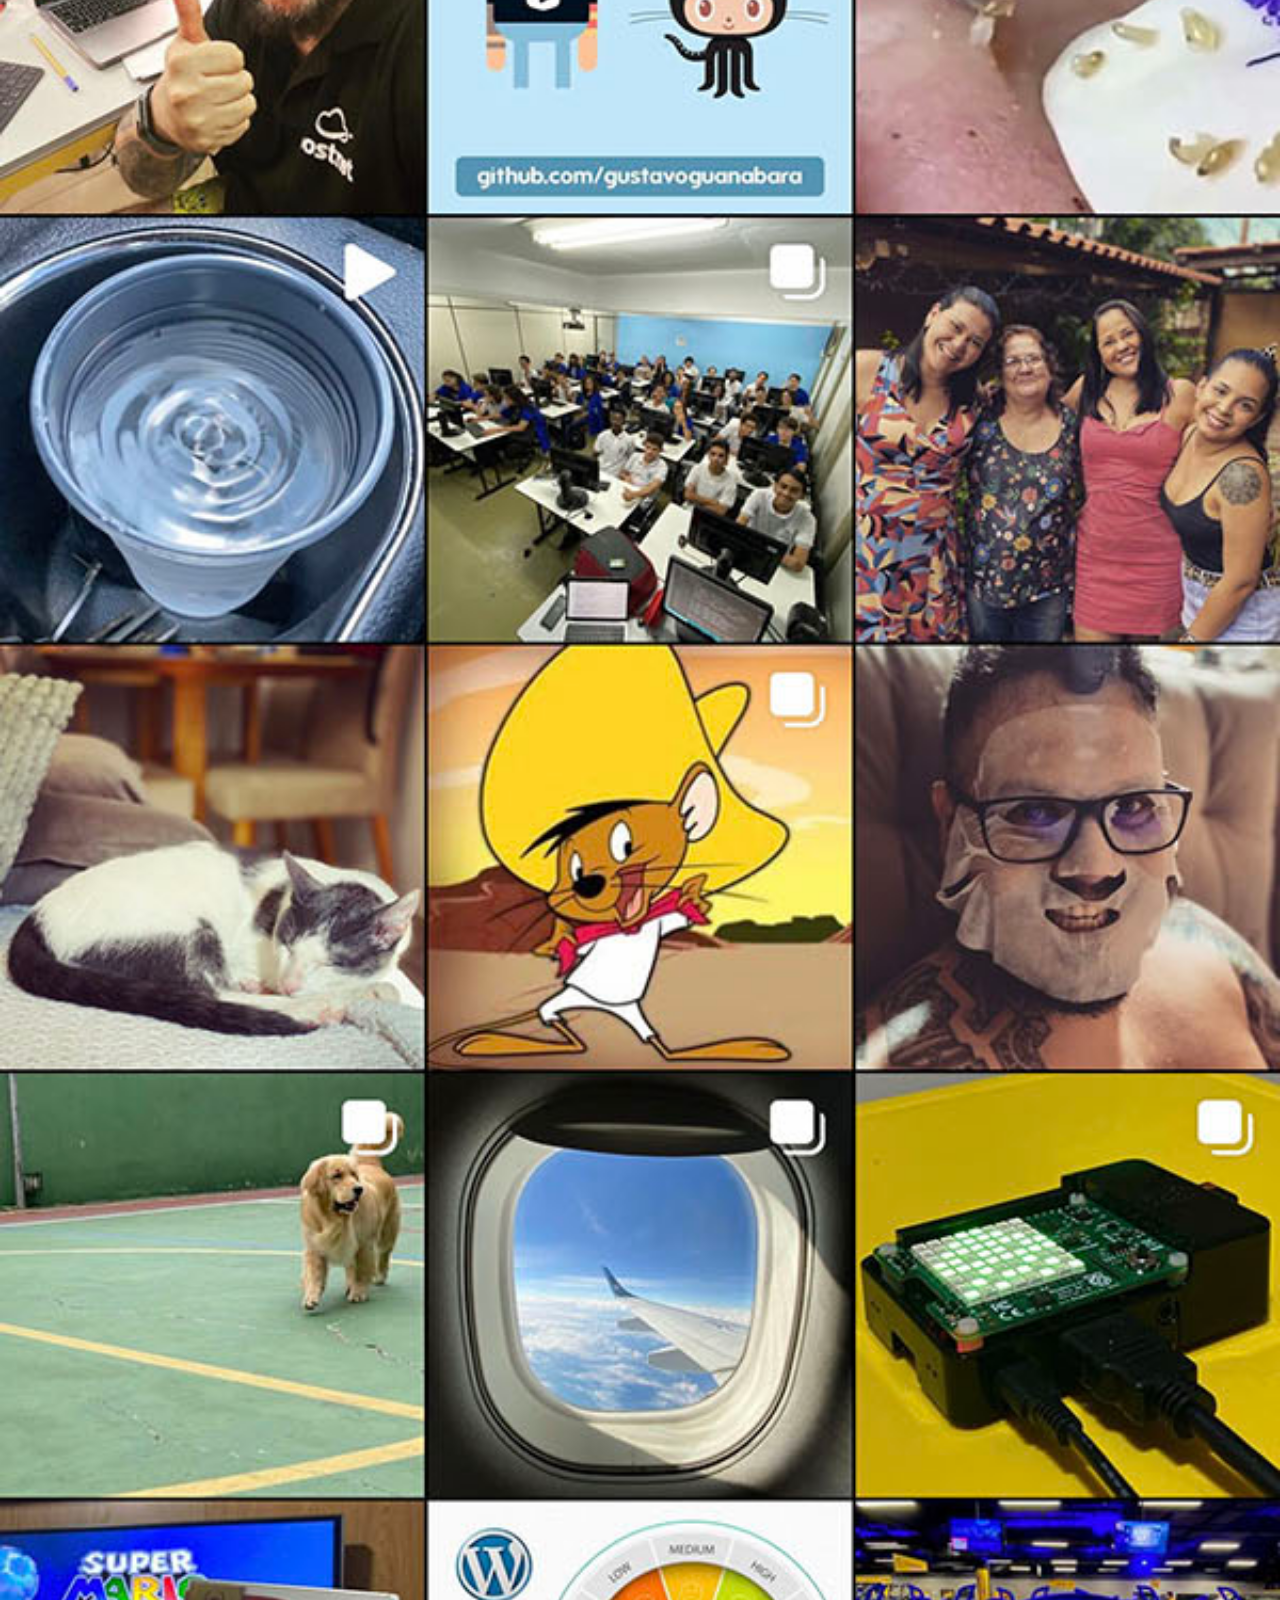
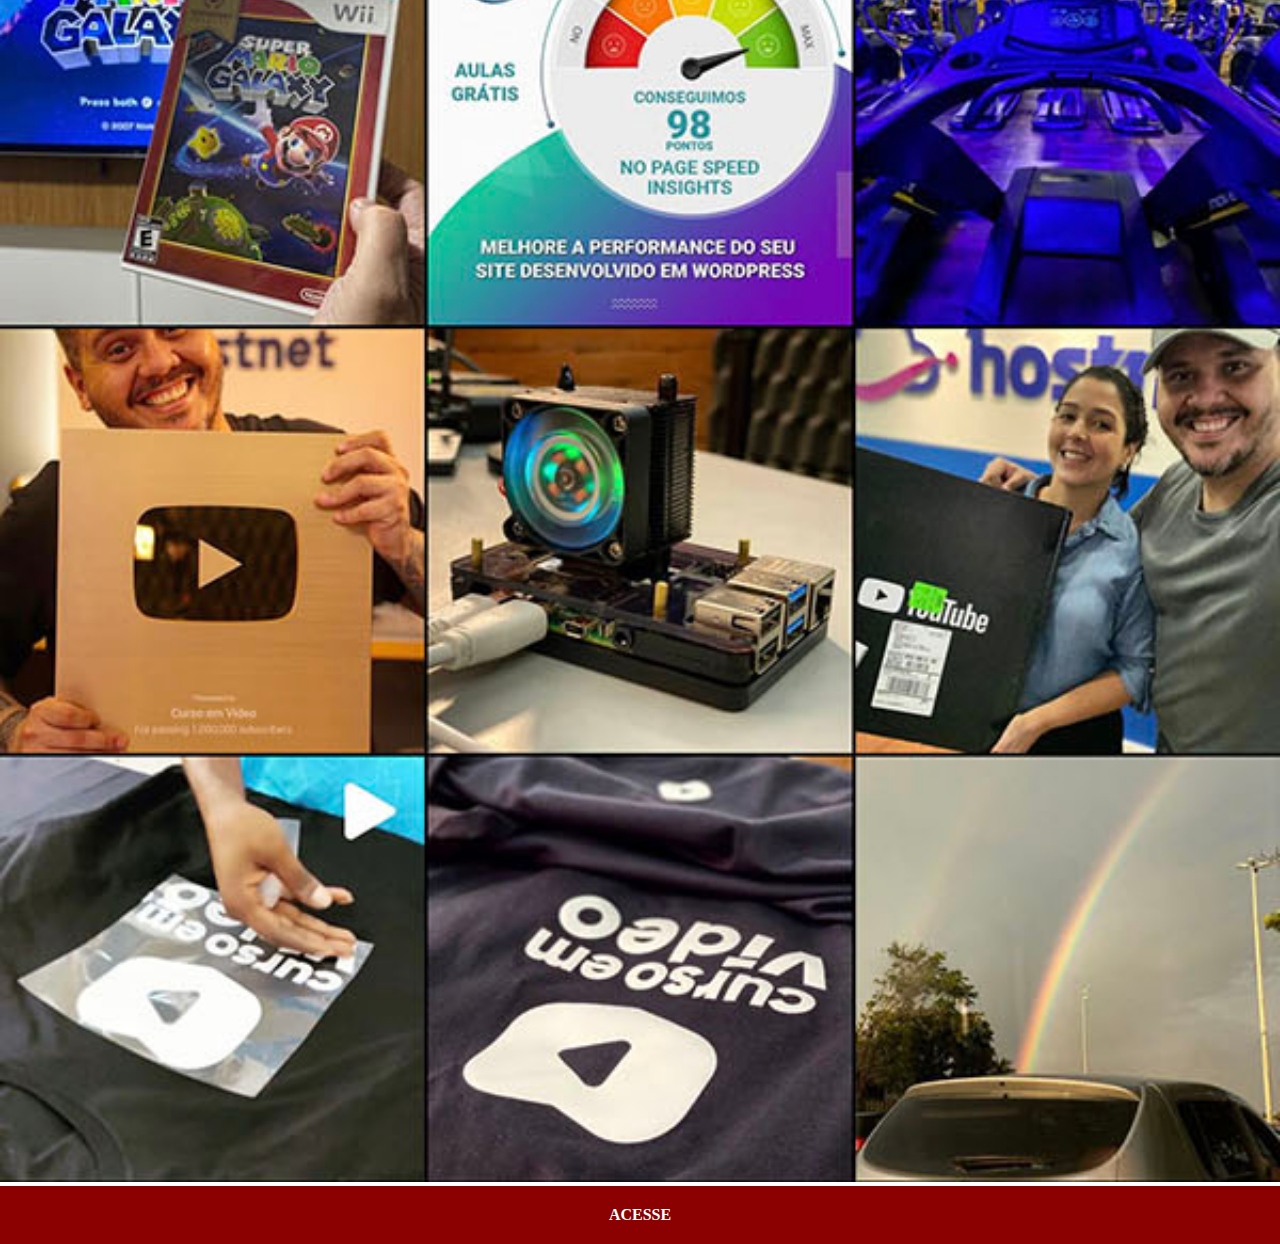
<file: instagram.html>
<!DOCTYPE html>
<html lang="pt-br">
<head>
    <meta charset="UTF-8">
    <meta name="viewport" content="width=device-width, initial-scale=1.0">
    <link rel="stylesheet" href="estilo/social.css">
    <title>Instagram</title>
</head>
<body>
    <img src="imagens/tela-instagram.jpg" alt="instagram">
    <a href="#">ACESSE</a>
</body>
</html>
</file>
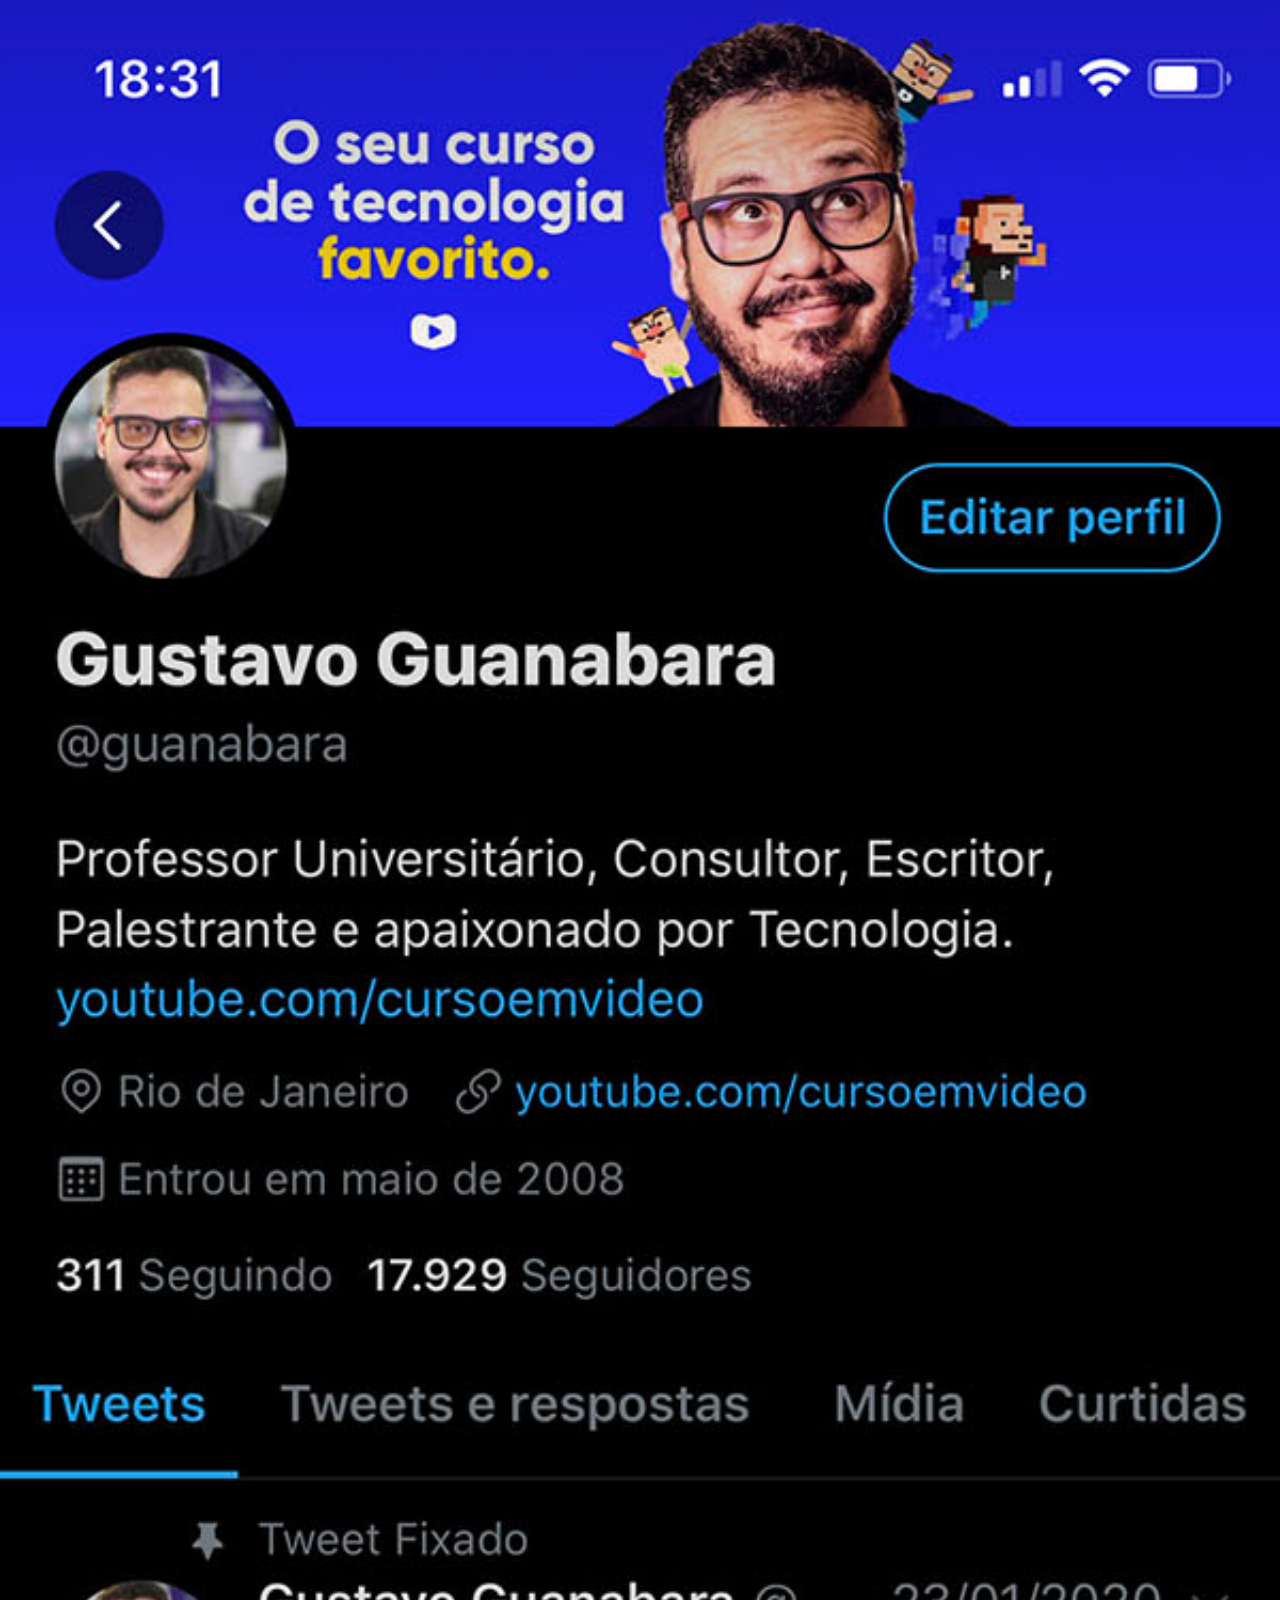
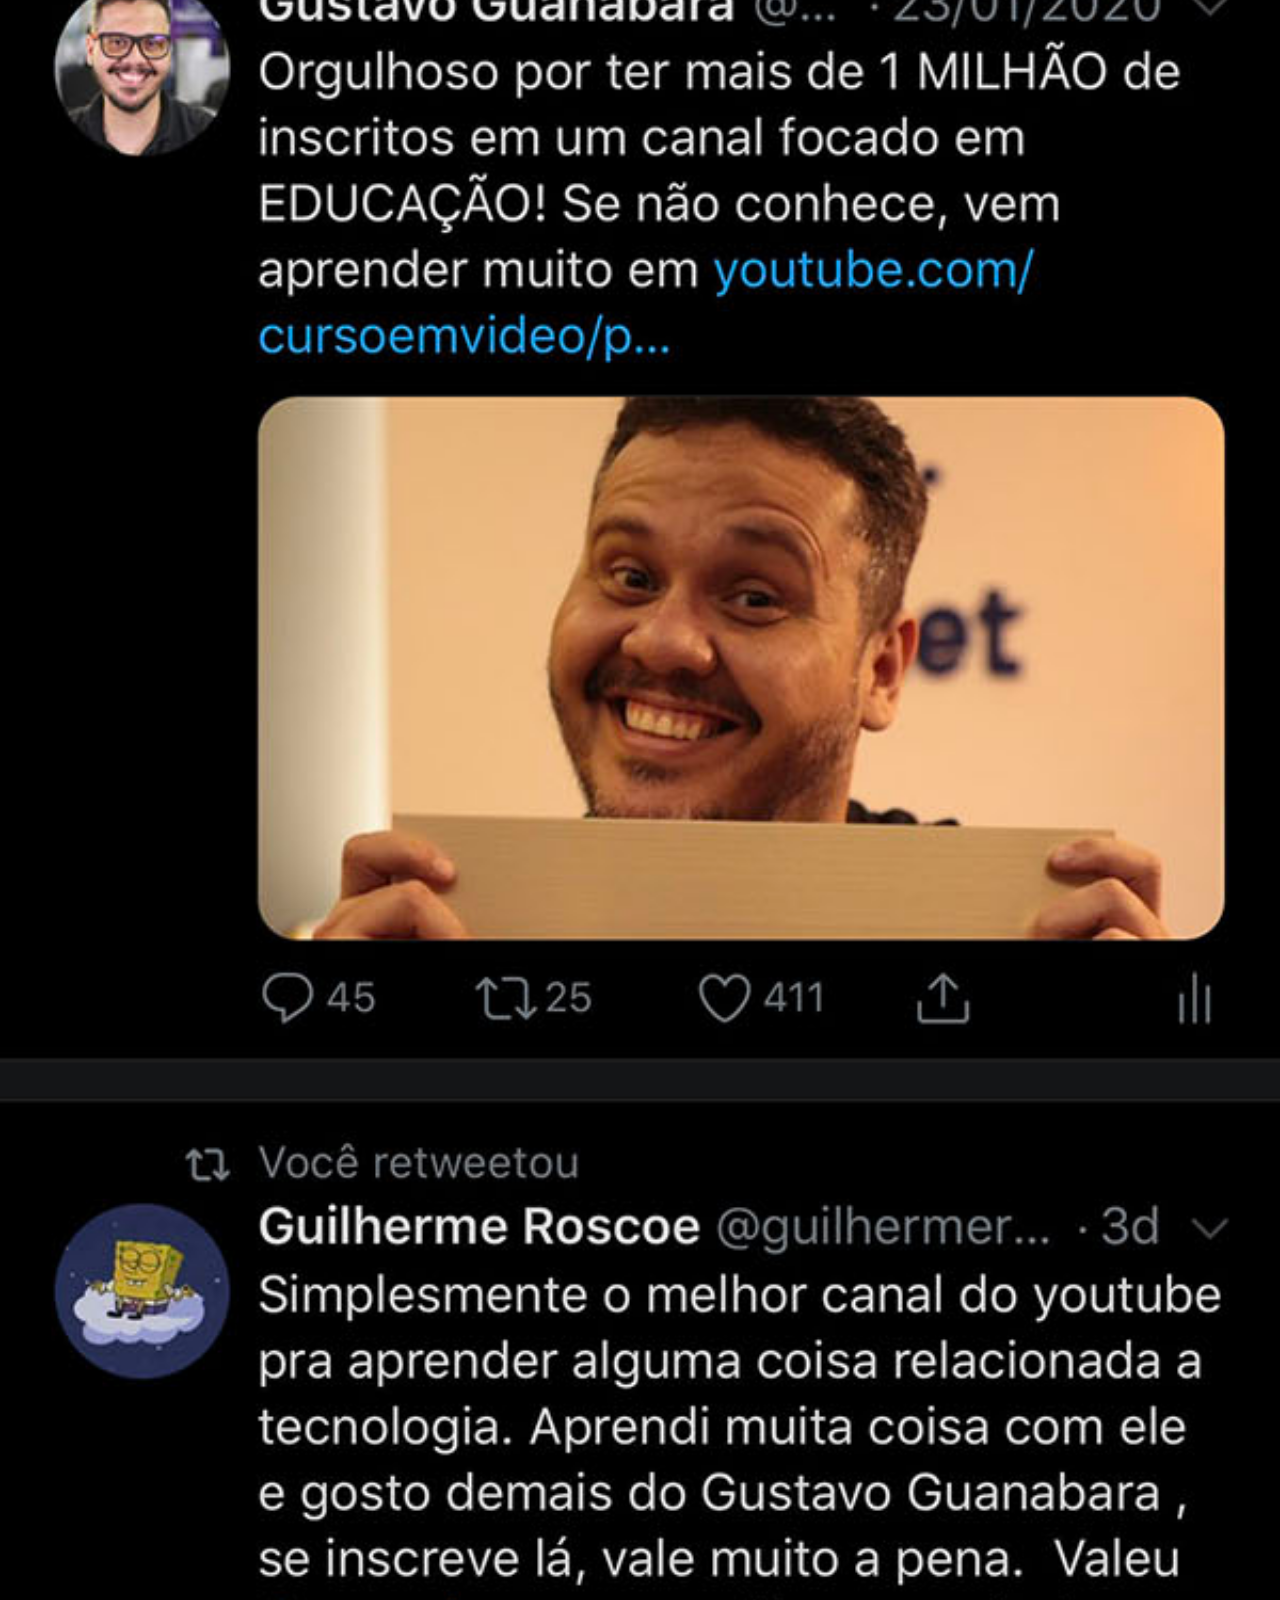
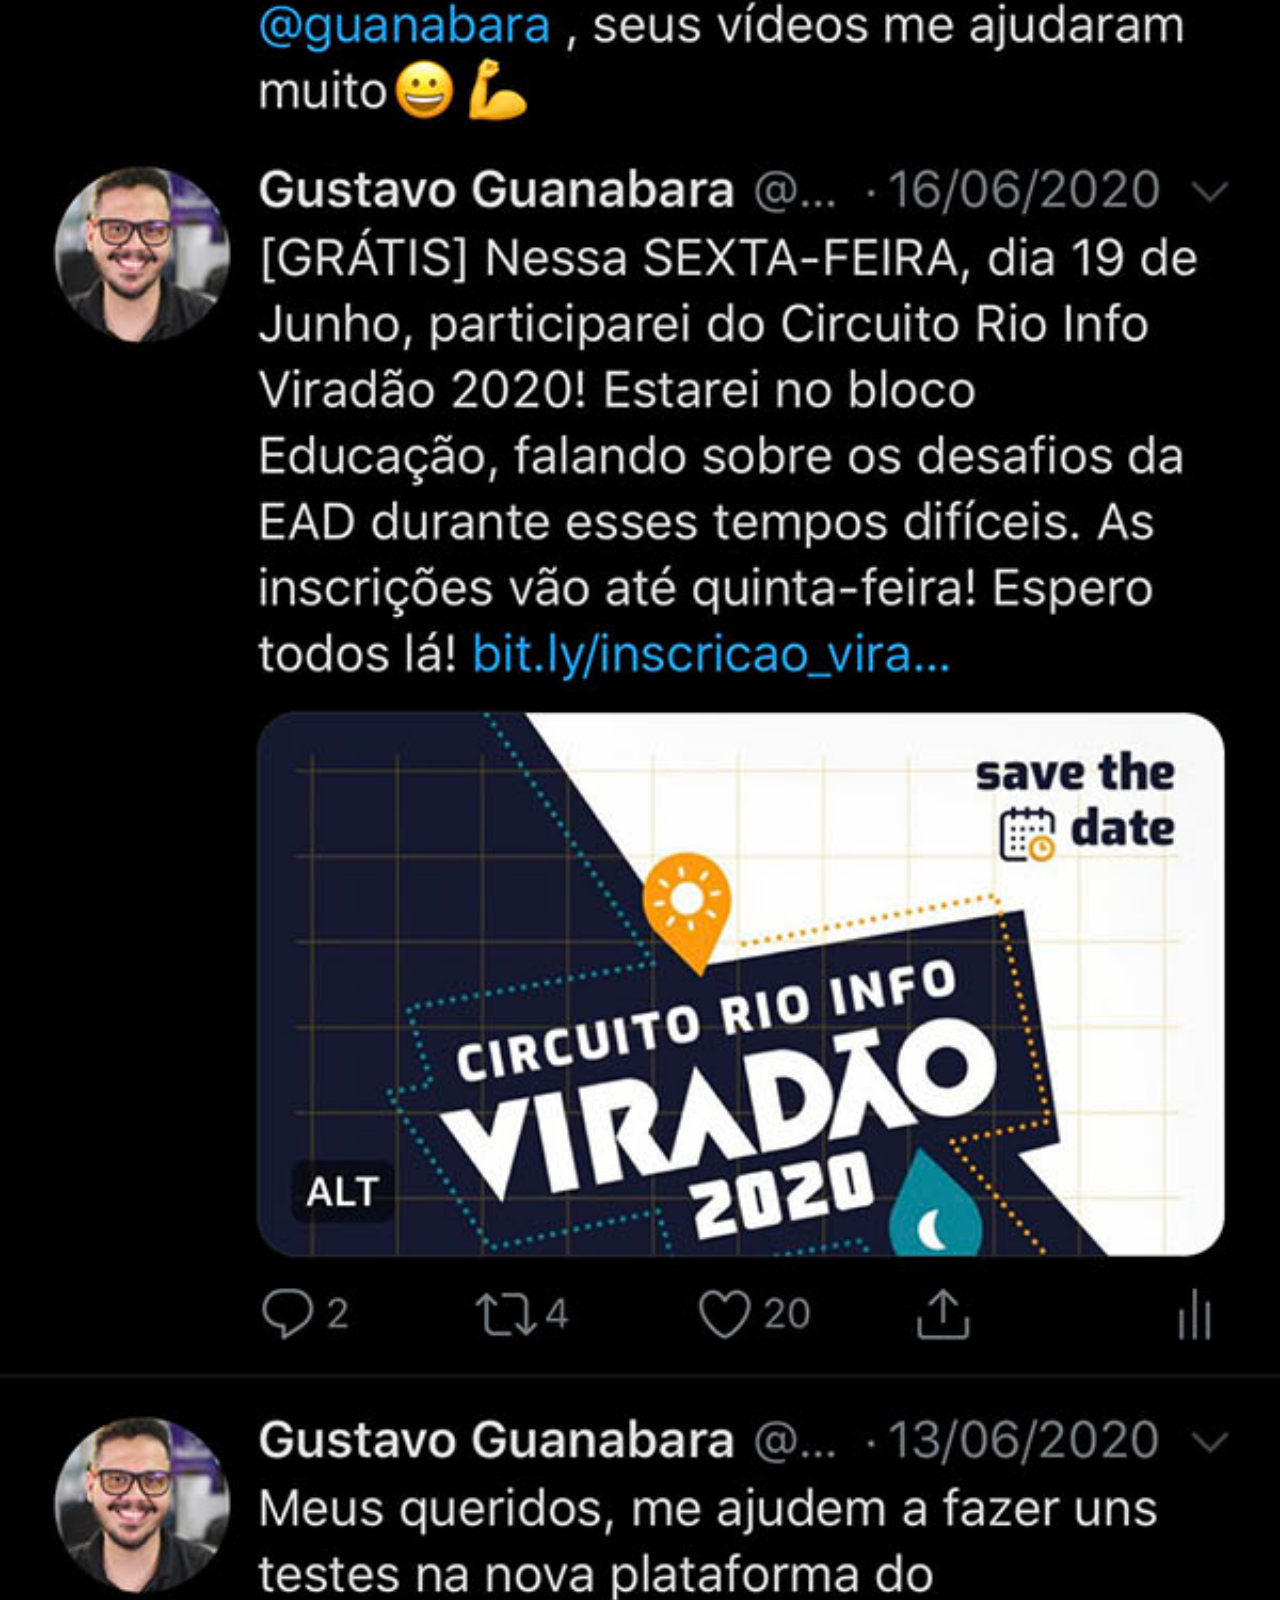
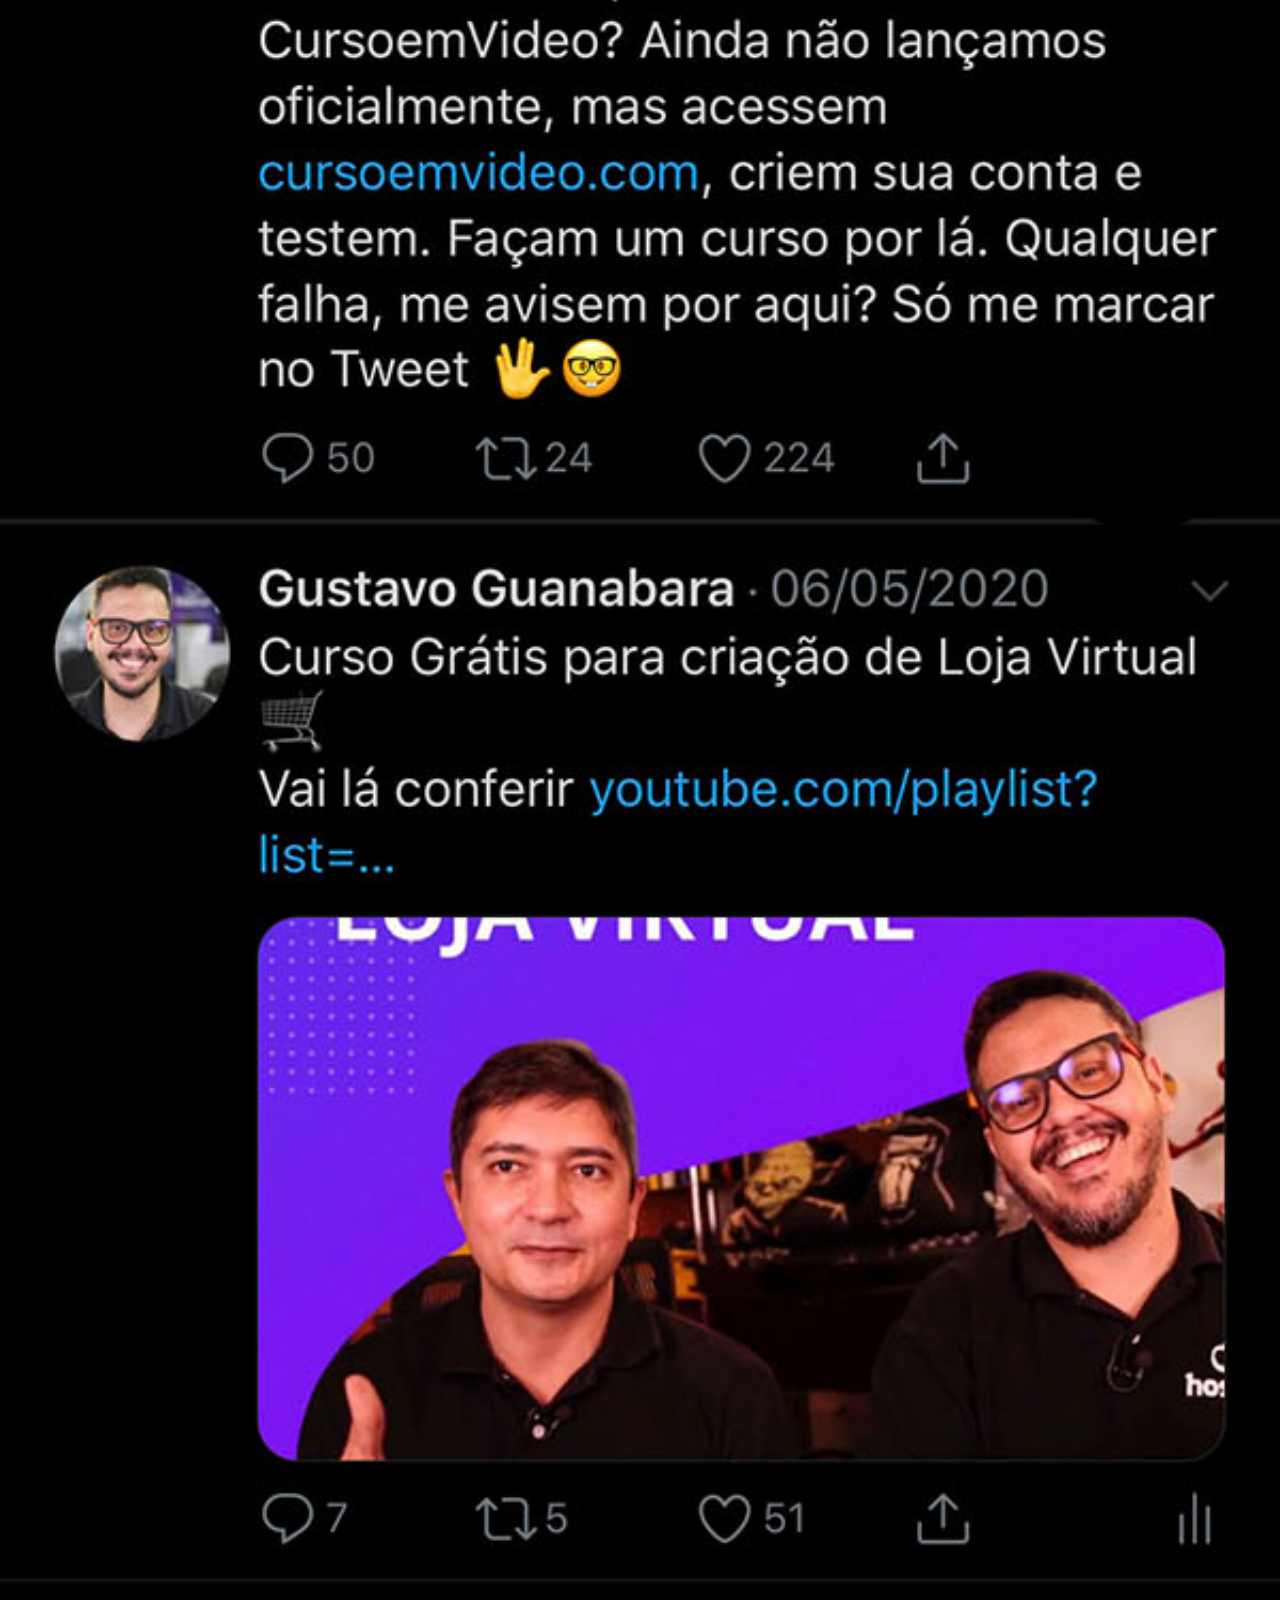
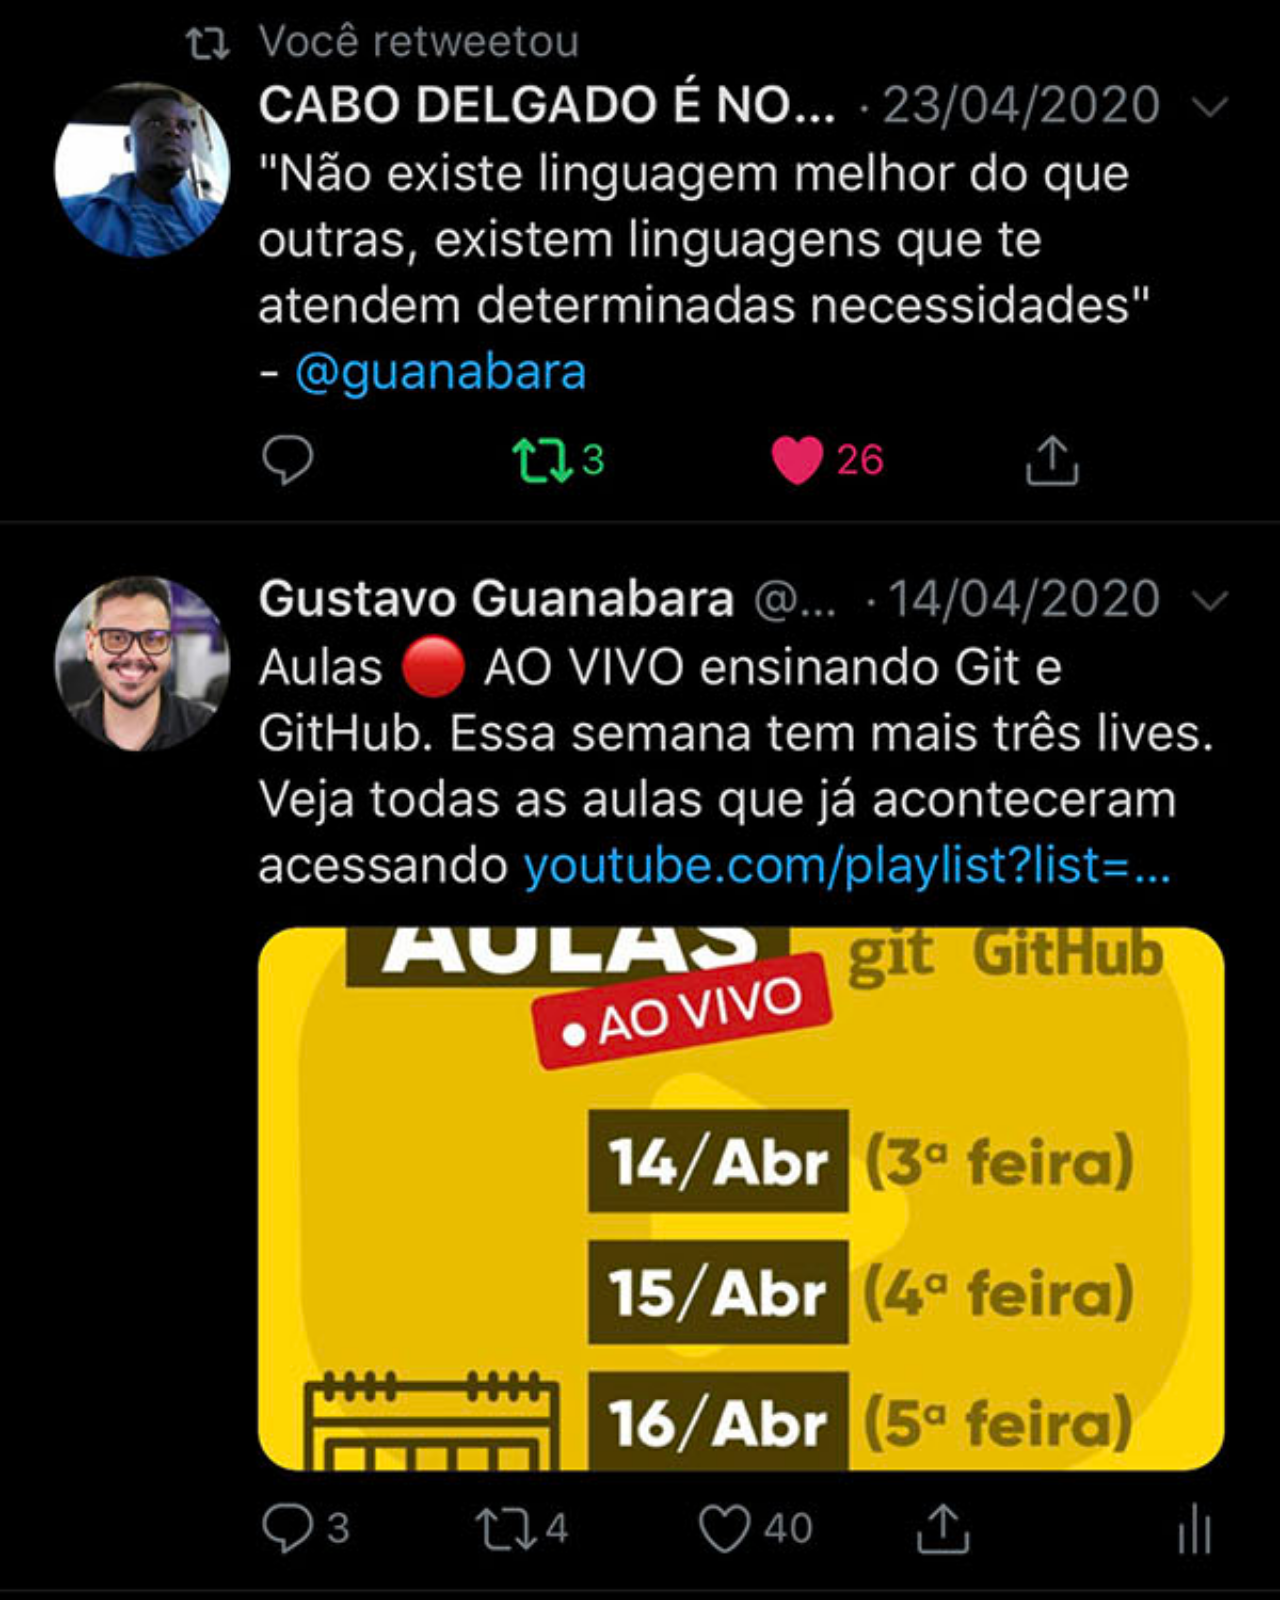
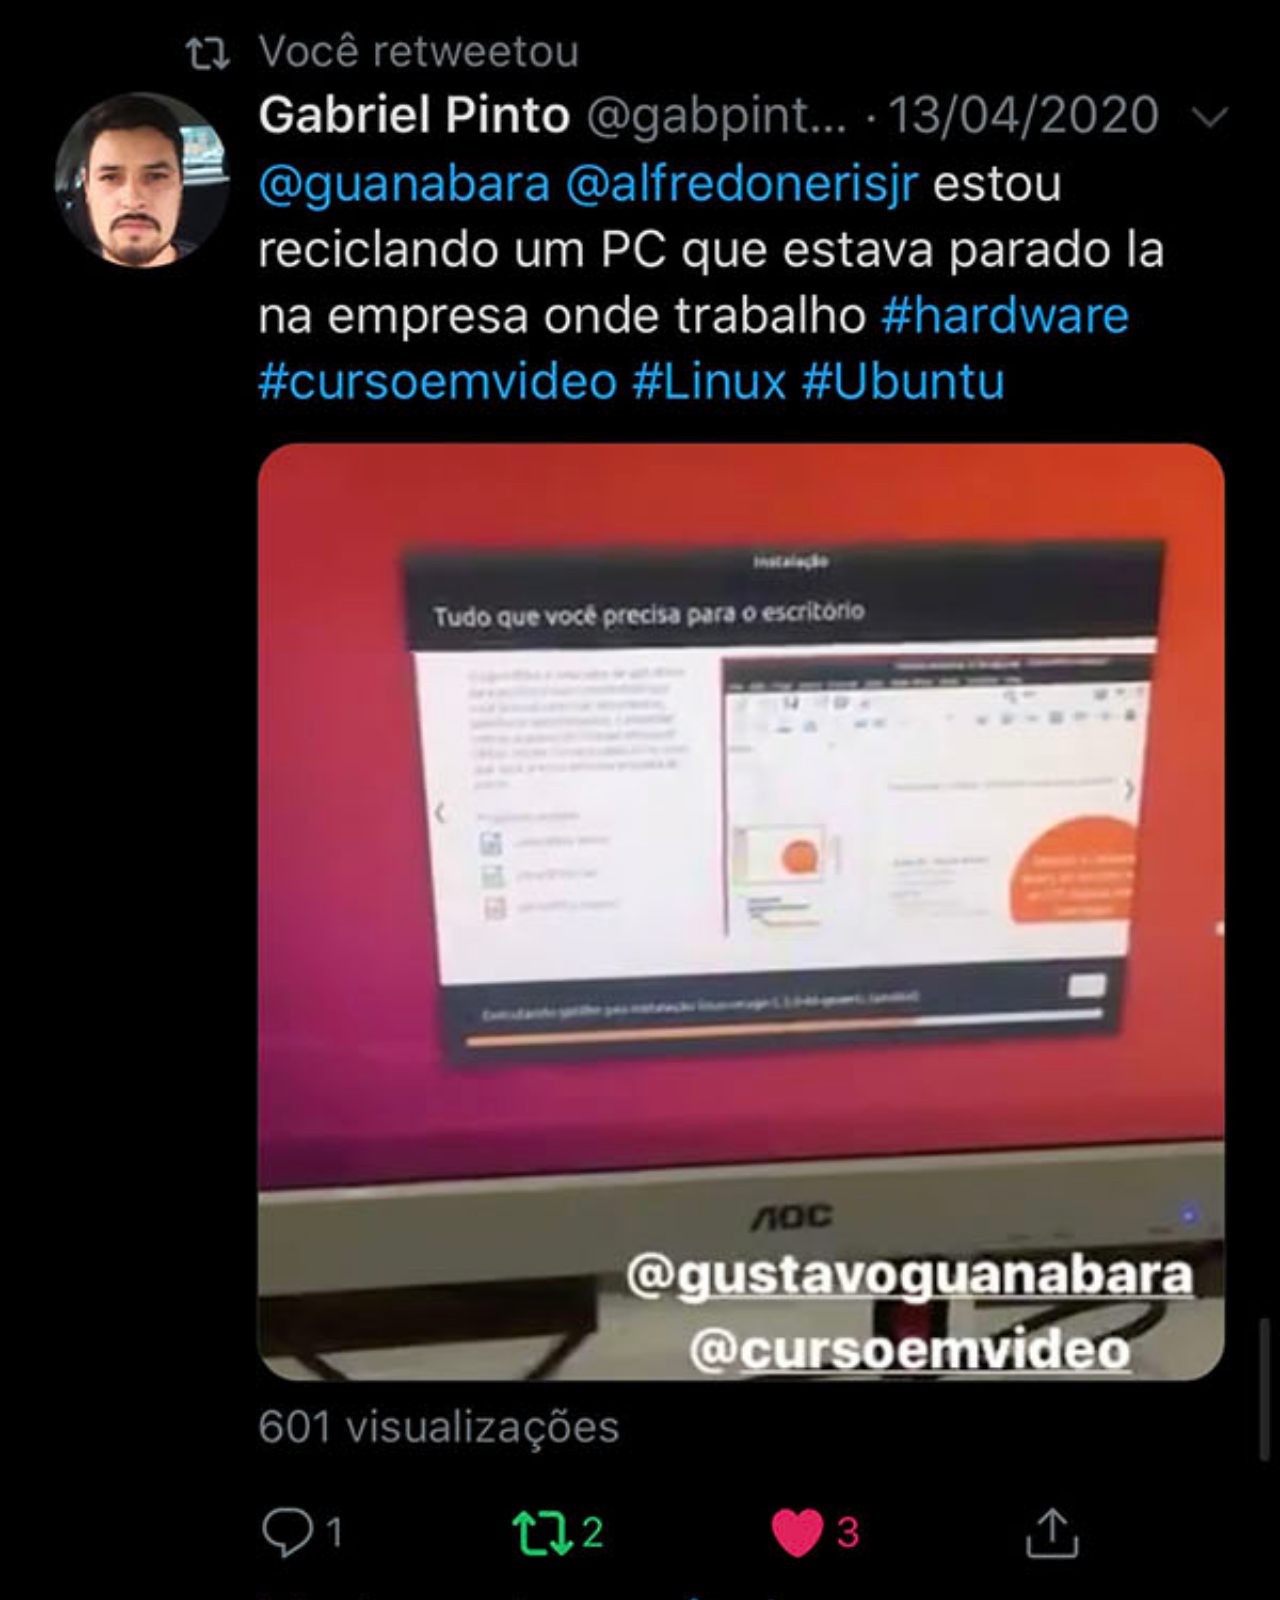
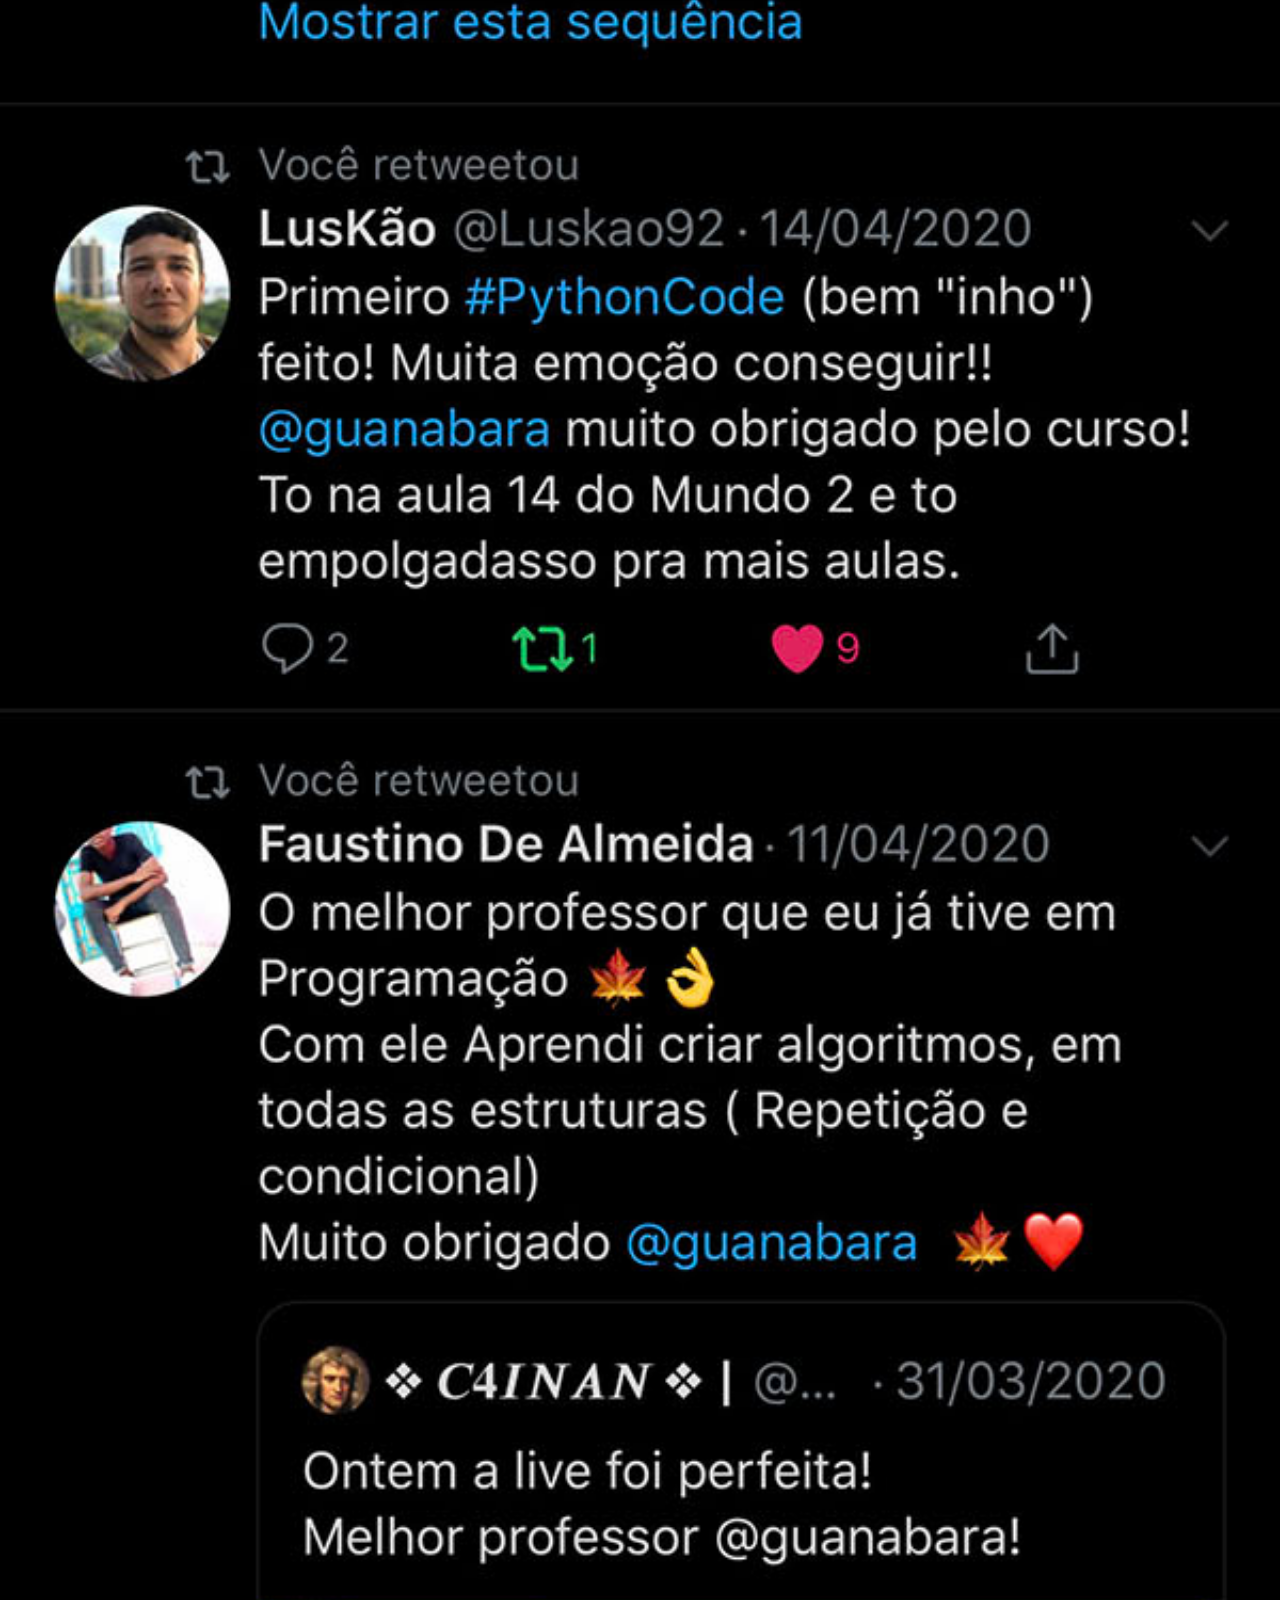
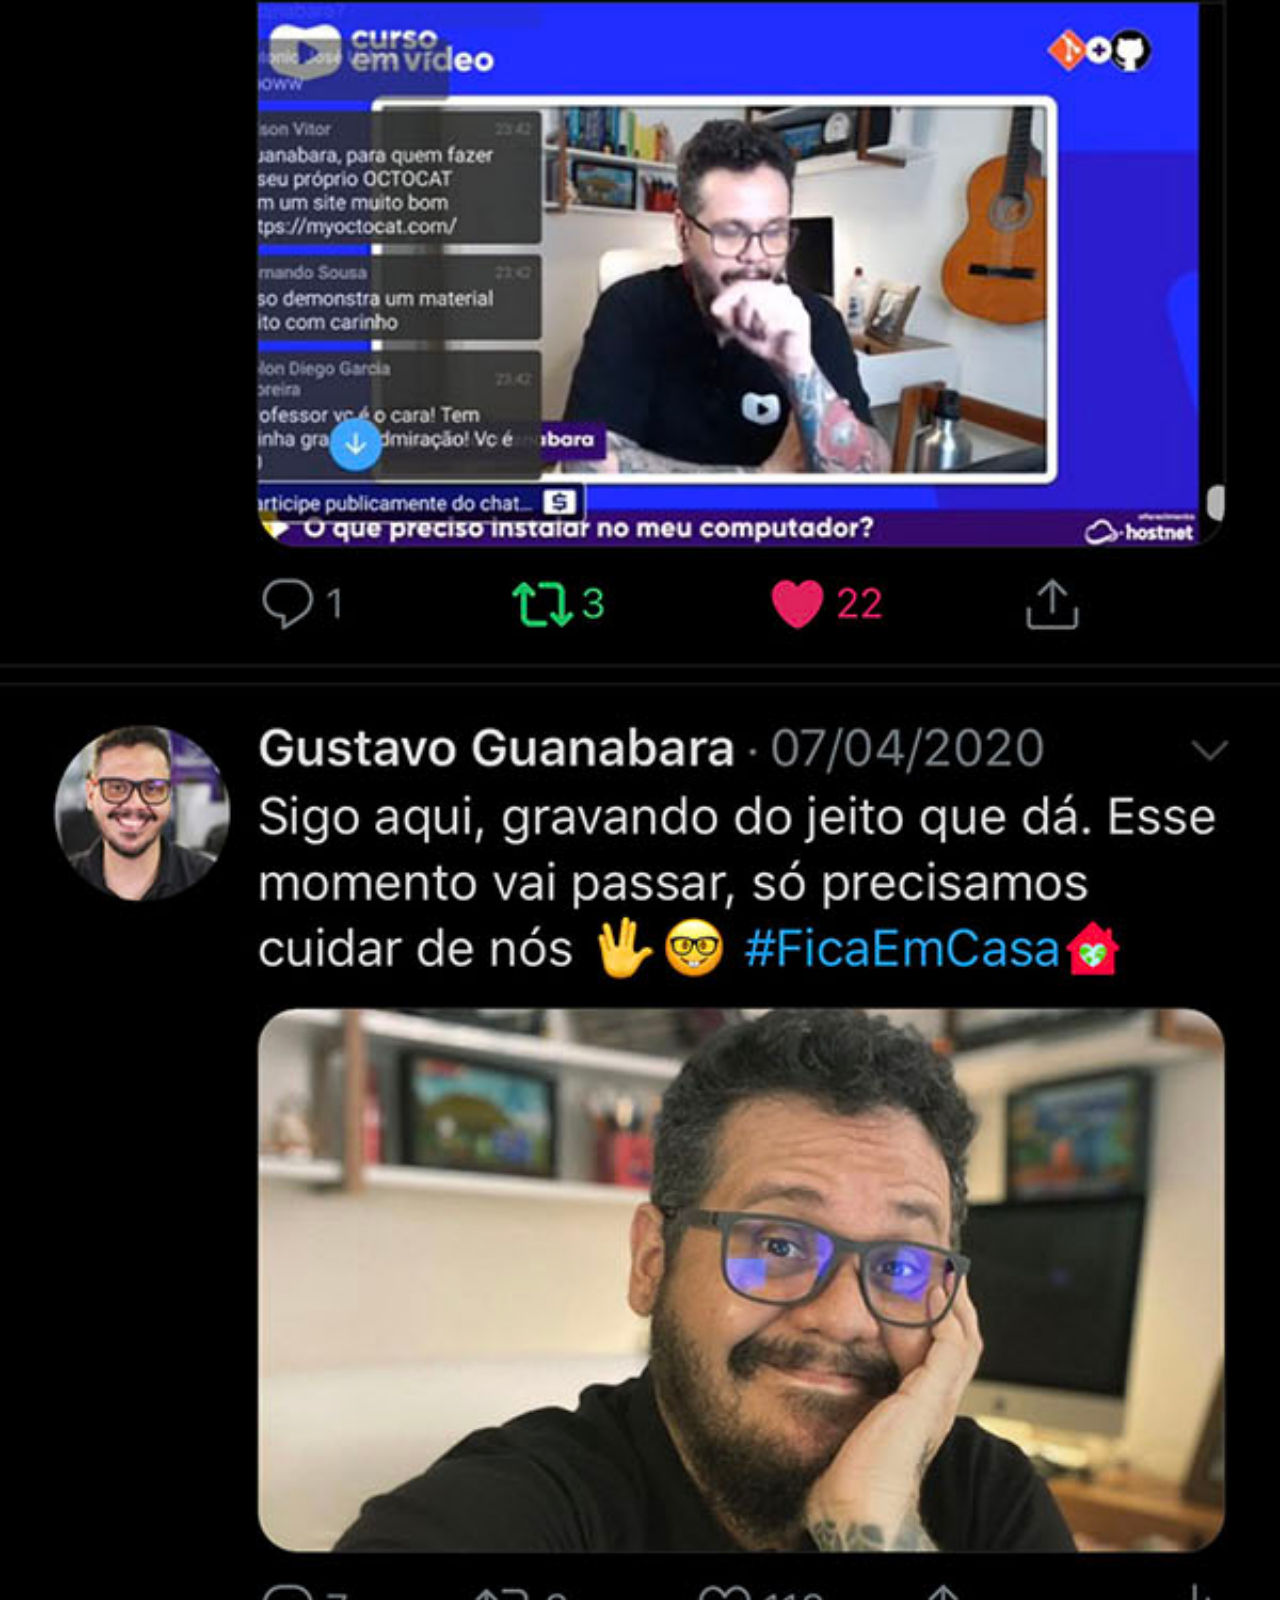
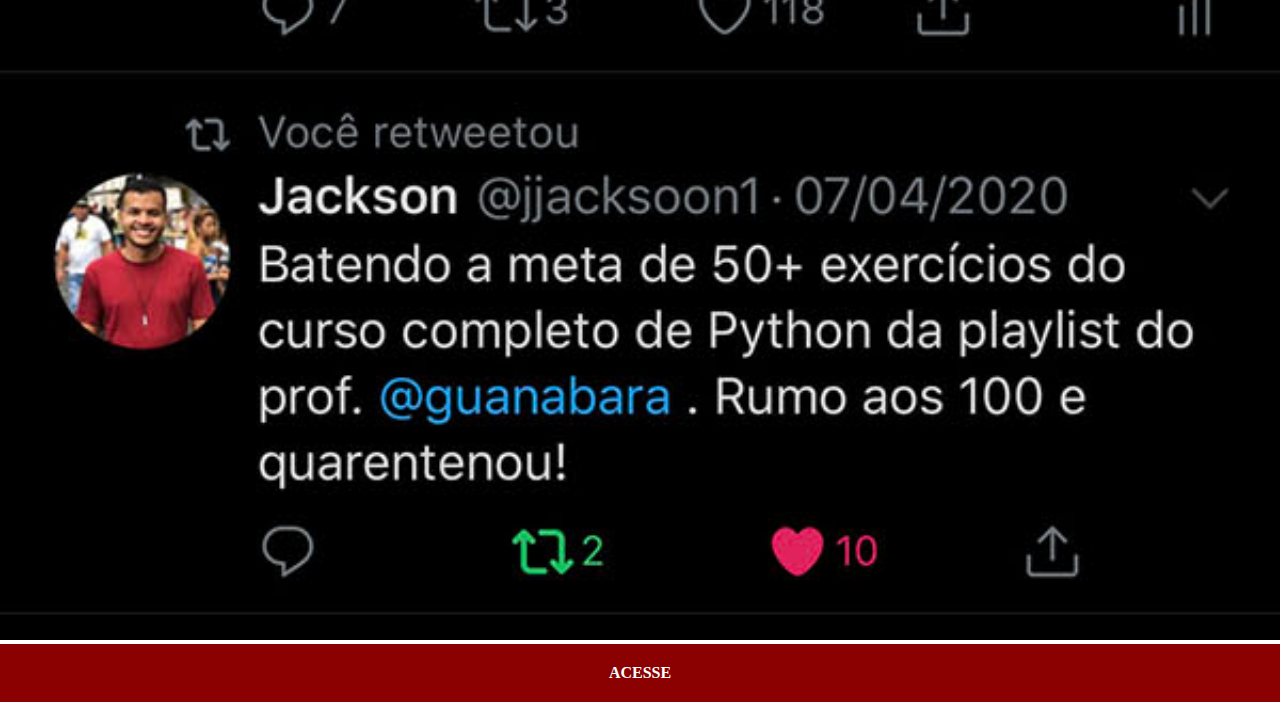
<file: twitter.html>
<!DOCTYPE html>
<html lang="pt-br">
<head>
    <meta charset="UTF-8">
    <meta name="viewport" content="width=device-width, initial-scale=1.0">
    <link rel="stylesheet" href="estilo/social.css">
    <title>Twitter</title>
</head>
<body>
    <img src="imagens/tela-twitter.jpg" alt="twitter">
    <a href="#">ACESSE</a>
</body>
</html>
</file>
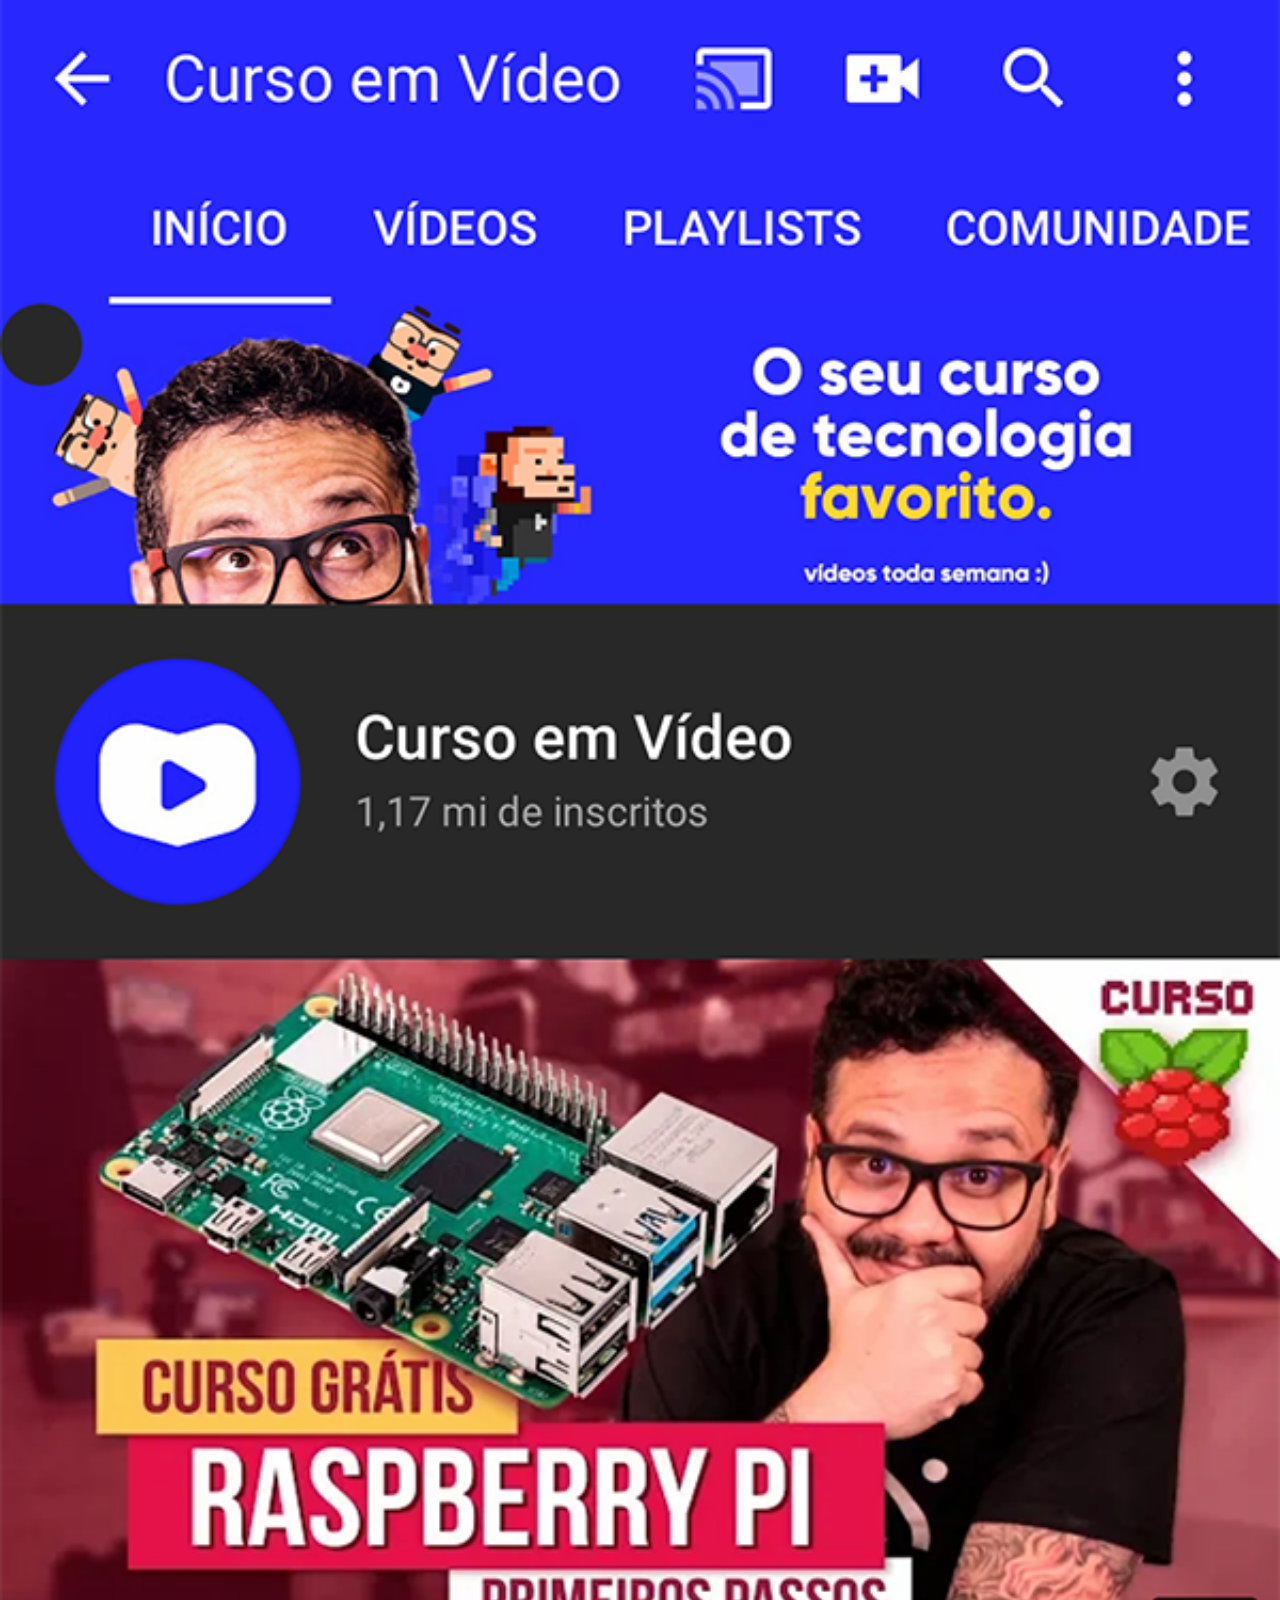
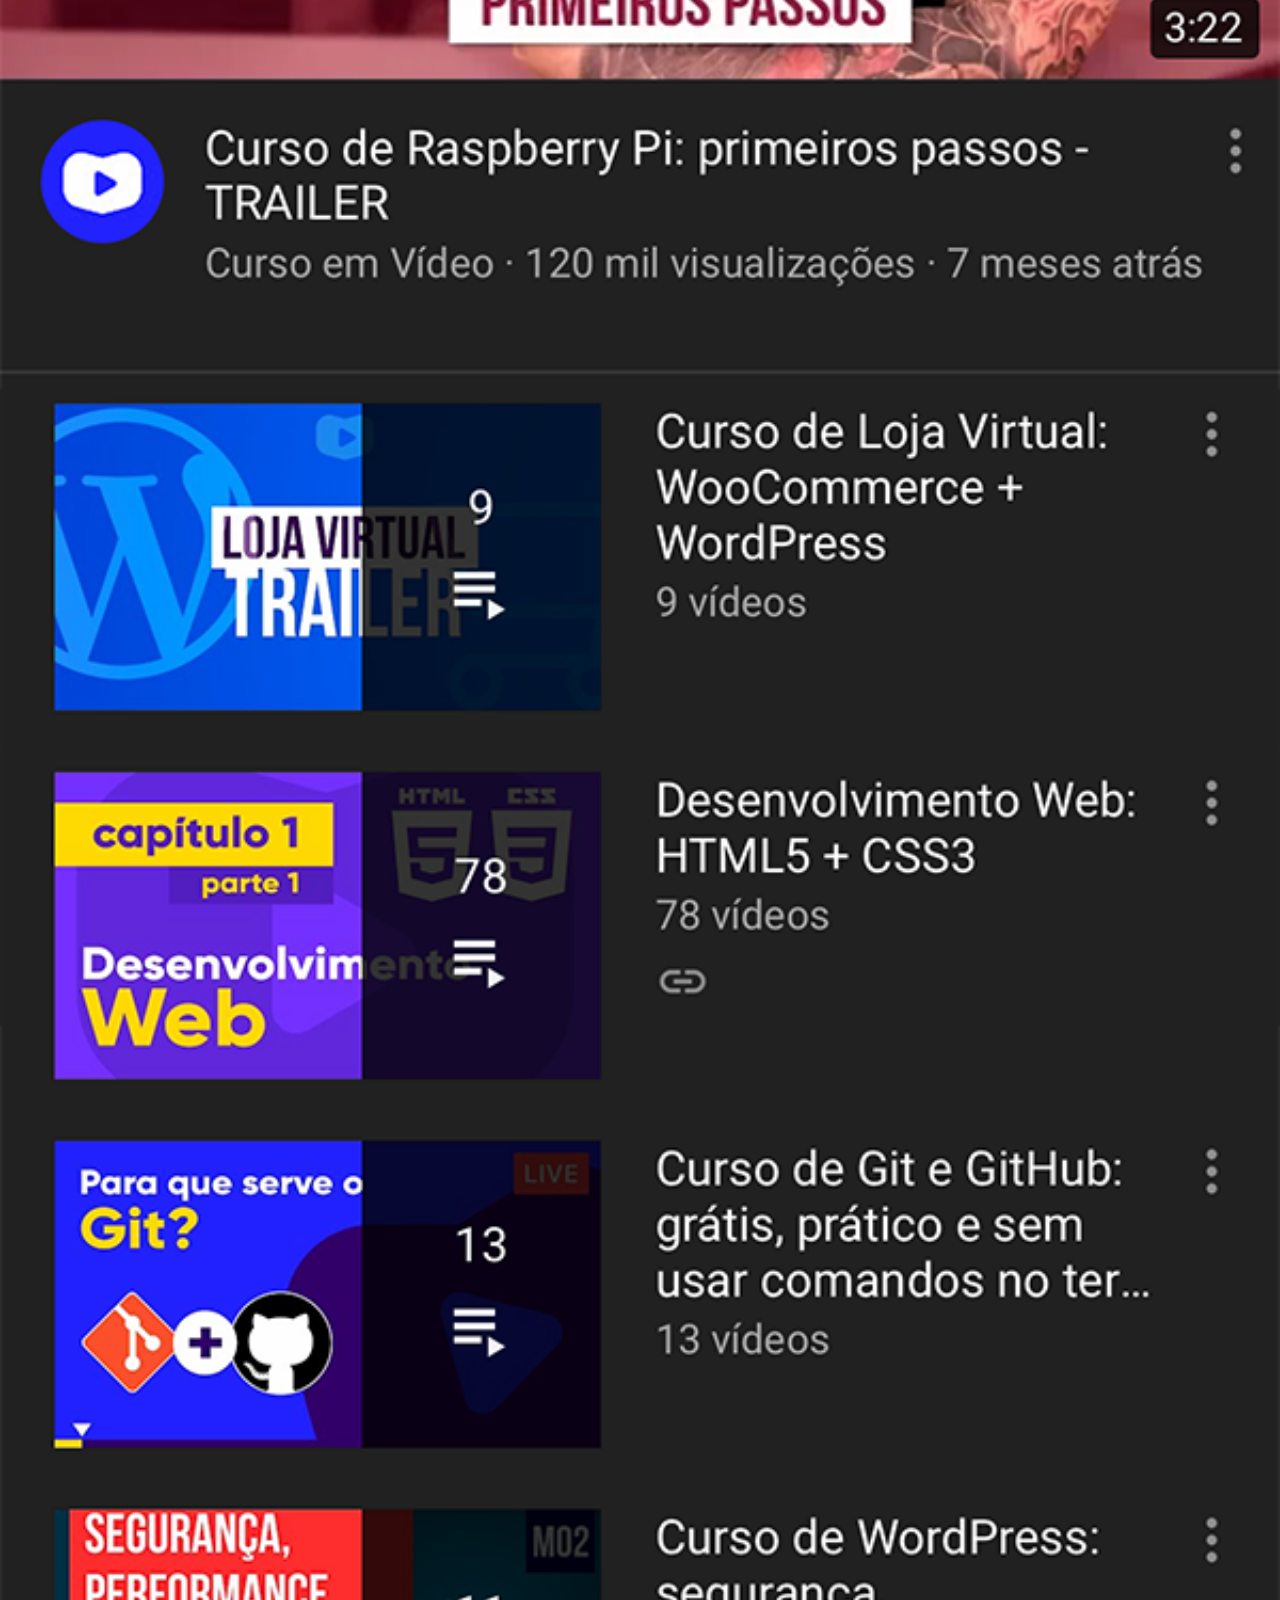
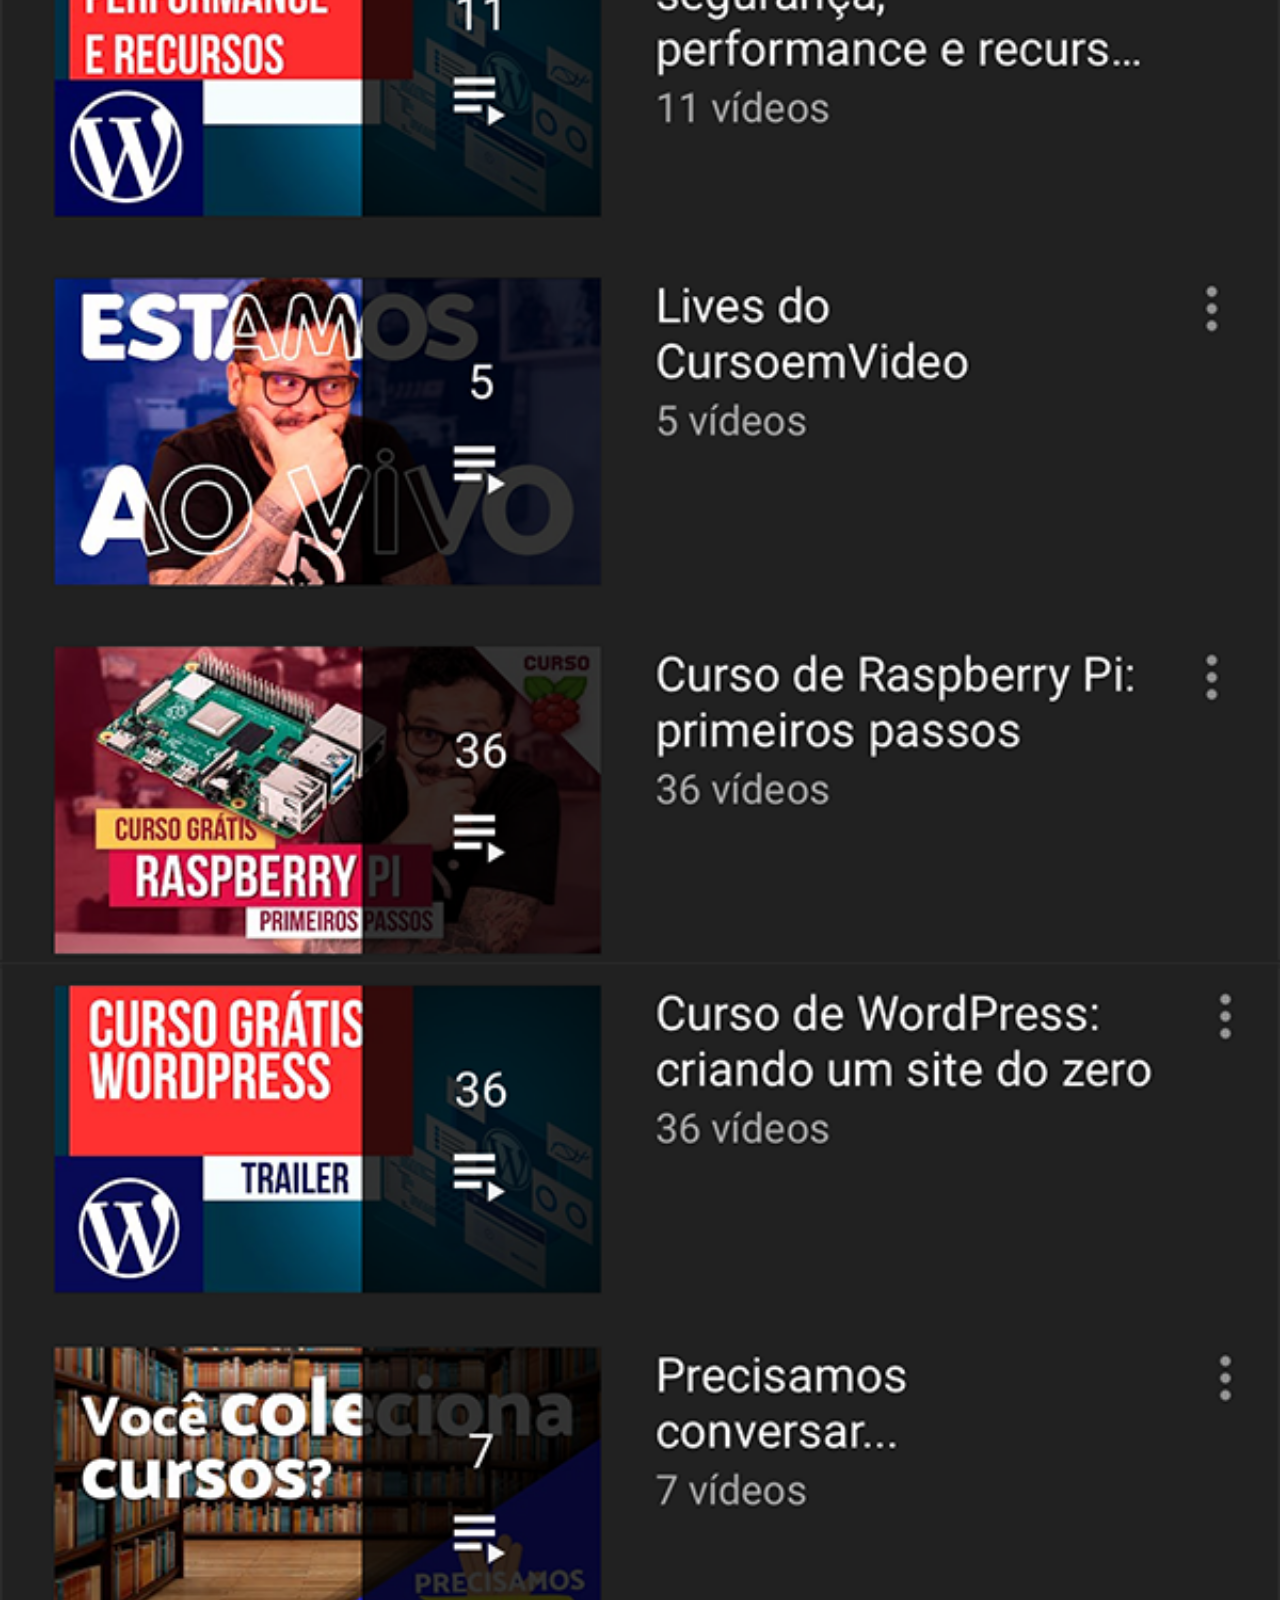
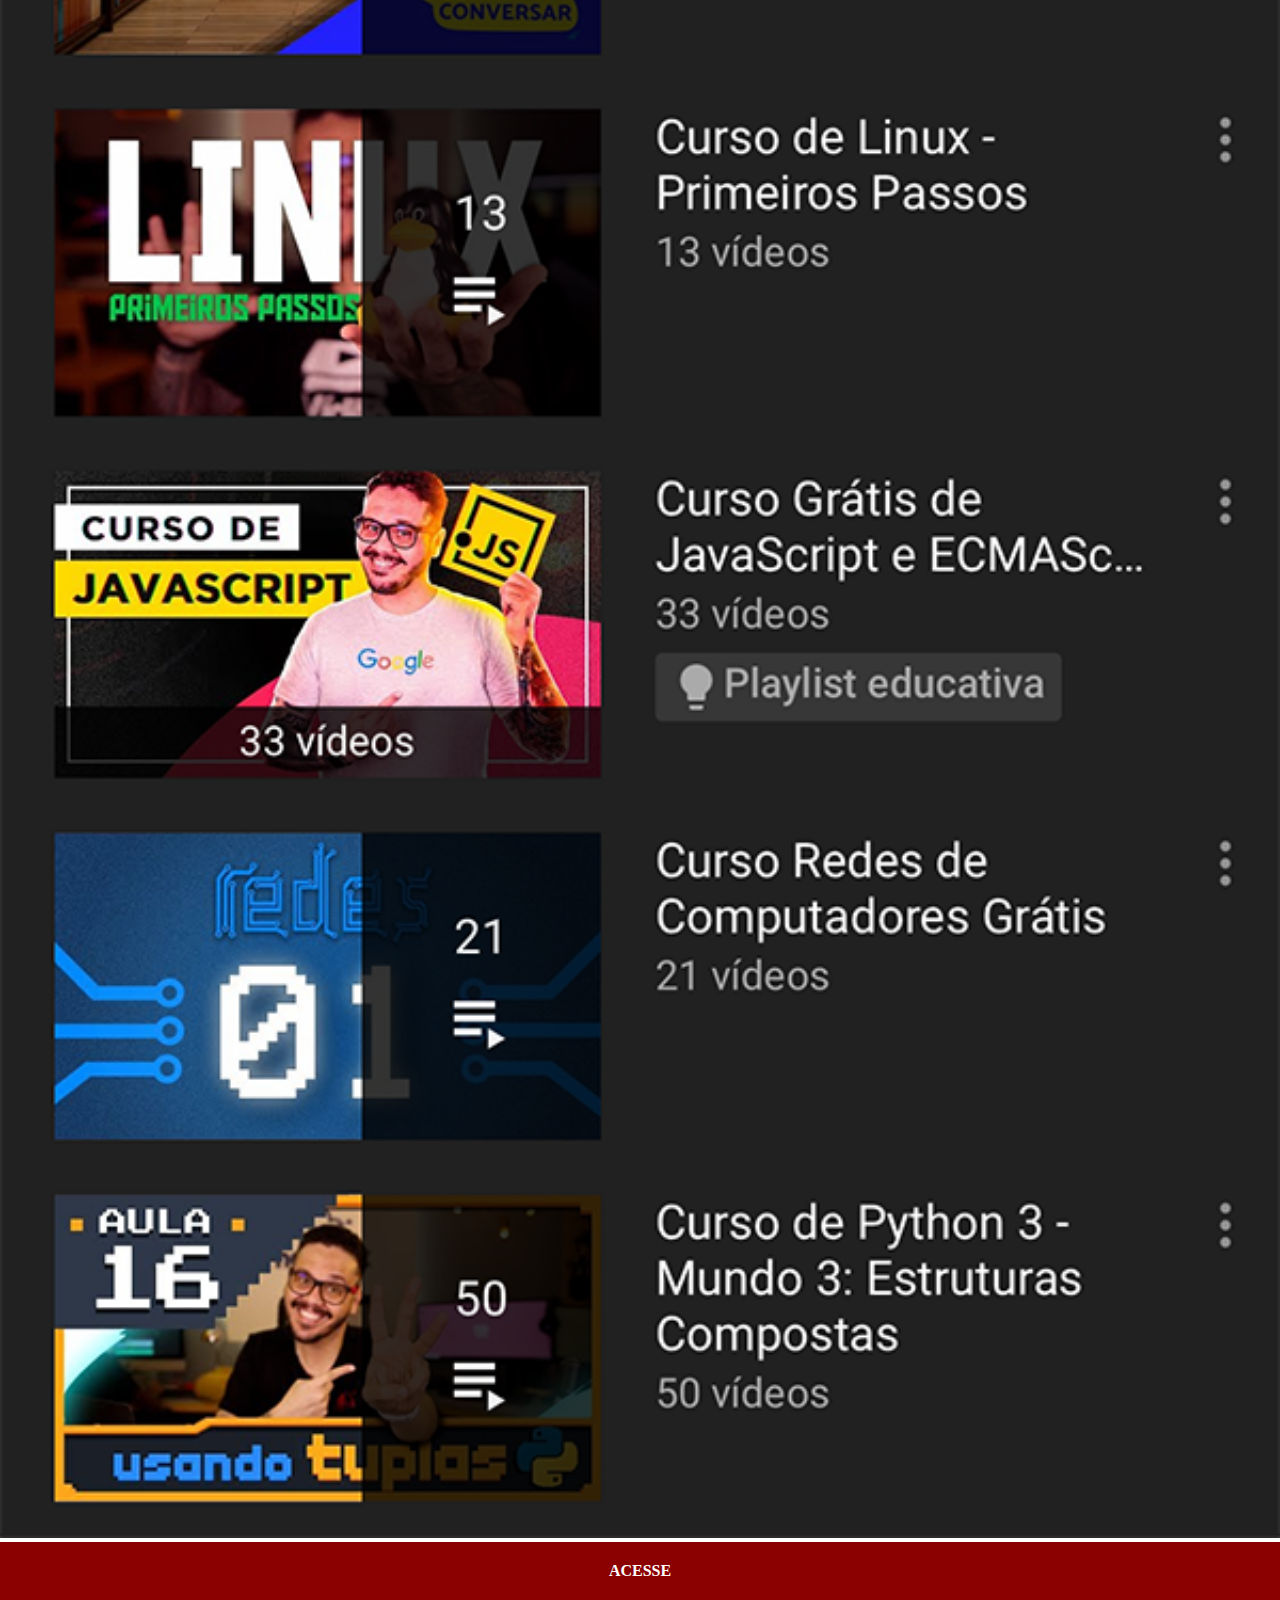
<file: youtube.html>
<!DOCTYPE html>
<html lang="pt-br">
<head>
    <meta charset="UTF-8">
    <meta name="viewport" content="width=device-width, initial-scale=1.0">
    <title>Youtube</title>
    <link rel="stylesheet" href="estilo/social.css">
    <style>
       
    </style>
</head>
<body>
    <img src="imagens/tela-youtube.png" alt="">
    <a href="">ACESSE</a>
</body>
</html>
</file>
<file: estilo/style.css>
@charset 'UTF-8';

*{
    margin: 0;
    padding: 0;
}
html,body{
    height: 100vh;
    width: 100vw;
    background-color: black;
}
main{
    position: relative;
    height: 100vh;
}
body{
    background: url('../imagens/fundo-madeira.jpg') no-repeat top center fixed;
    background-size: cover;
}
section#telefone{
    position: absolute;
    top: 50%;
    left: 50%;
    transform: translate(-50%,-50%);
    background: url("../imagens/frame-iphone.png") no-repeat;
    height:627px ;
    width: 311px;
}
iframe#tela{
    position: relative;
    top: 80px;
    left: 22px;
    width:267px ;
    height:471px ;
}
section#sociais{
    text-align: right;
    position:relative;
}
section#sociais img:hover{
    transform: translate(-3px,-3px);
    box-shadow: 5px 5px 12px #00000086;
    transition: transform 1s;
    border: 1px solid white;
}
section#sociais img{
    cursor: none;
    width: 50px;
    margin: 10px;
    border-radius: 50%;
    box-shadow: 2px 2px 7px #00000072;
    
}
</file>
<file: estilo/social.css>
@charset 'UTF-8';

 *{
            margin: 0;
            padding: 0;
            
        }
        img{
            width: 100vw;
        }
        ::-webkit-scrollbar{
            width: 0px;
            height: 0px;
        }
       
        a{
            display:block;
            text-decoration: none;
            font-weight: bolder;
            background-color: darkred;
            color: white;
            padding: 20px;
            text-align: center;
        }
        a:hover{
            background-color:red;
        }
</file>
